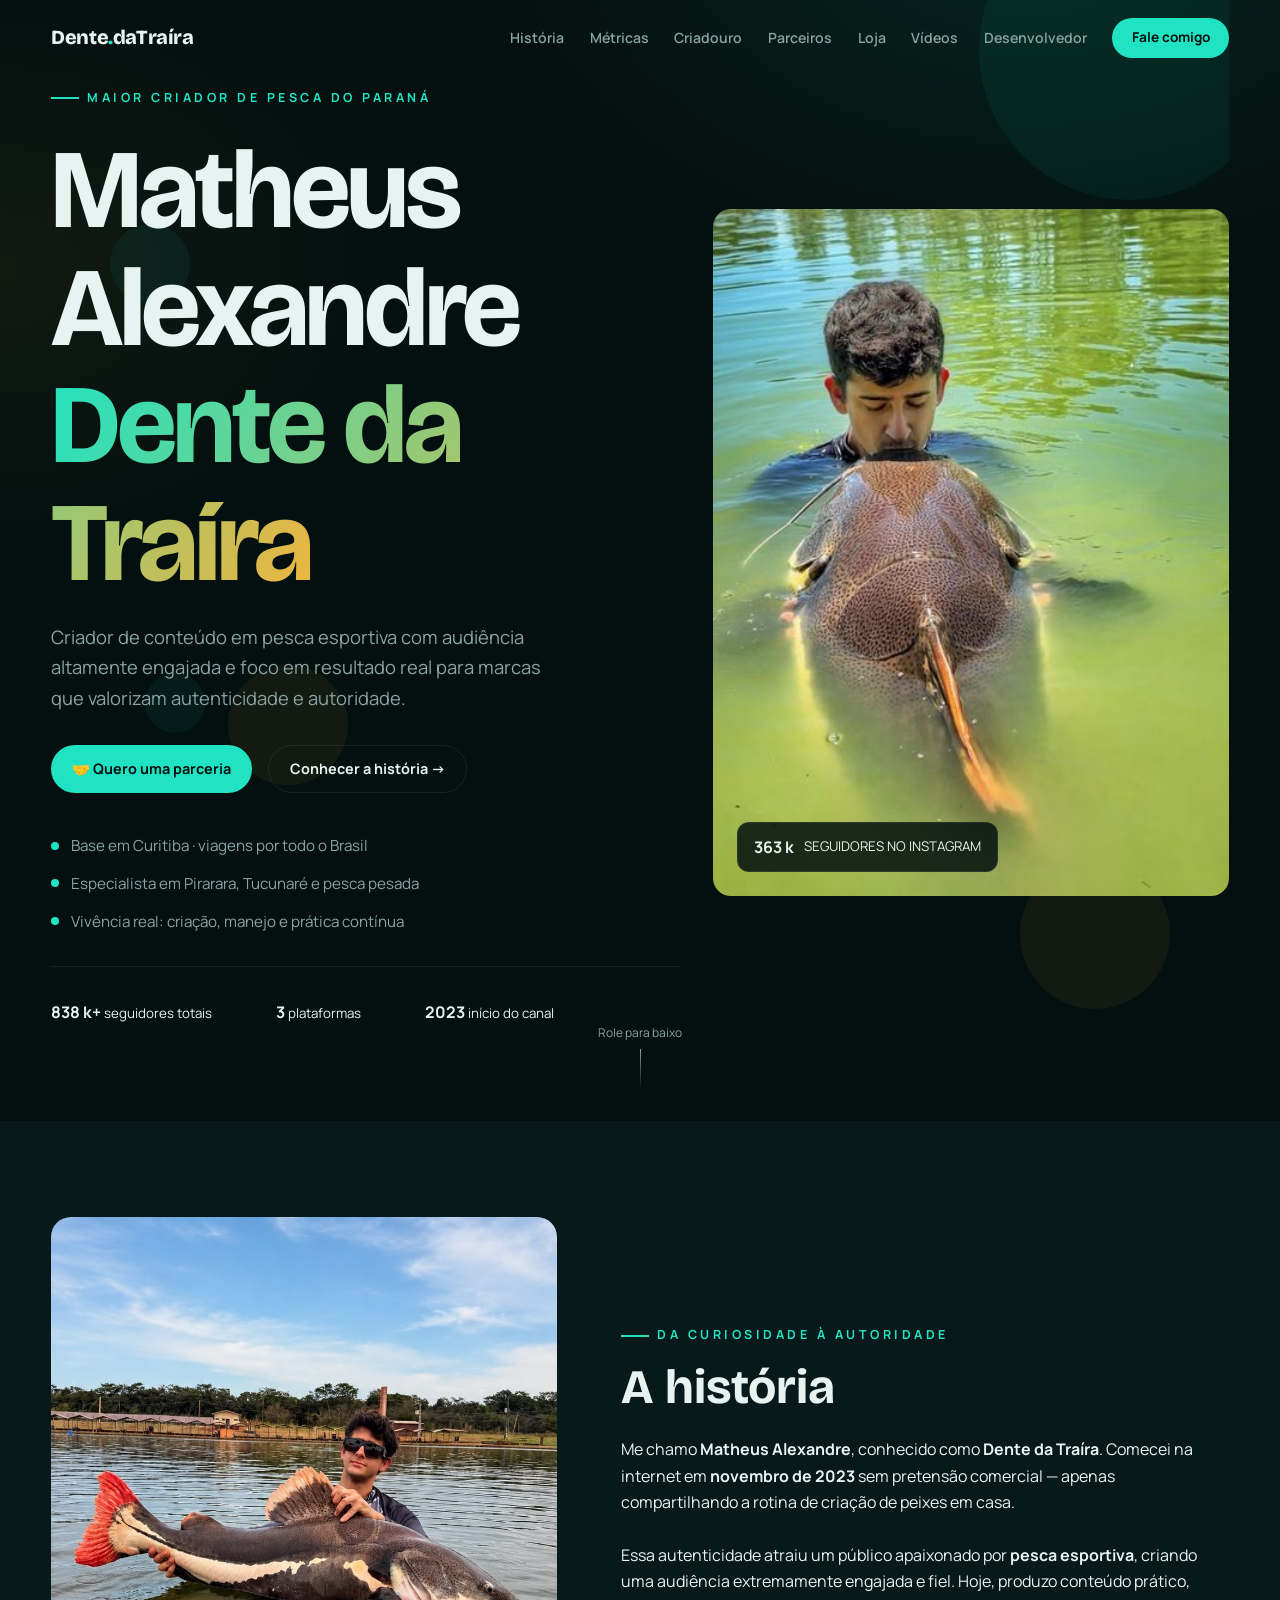
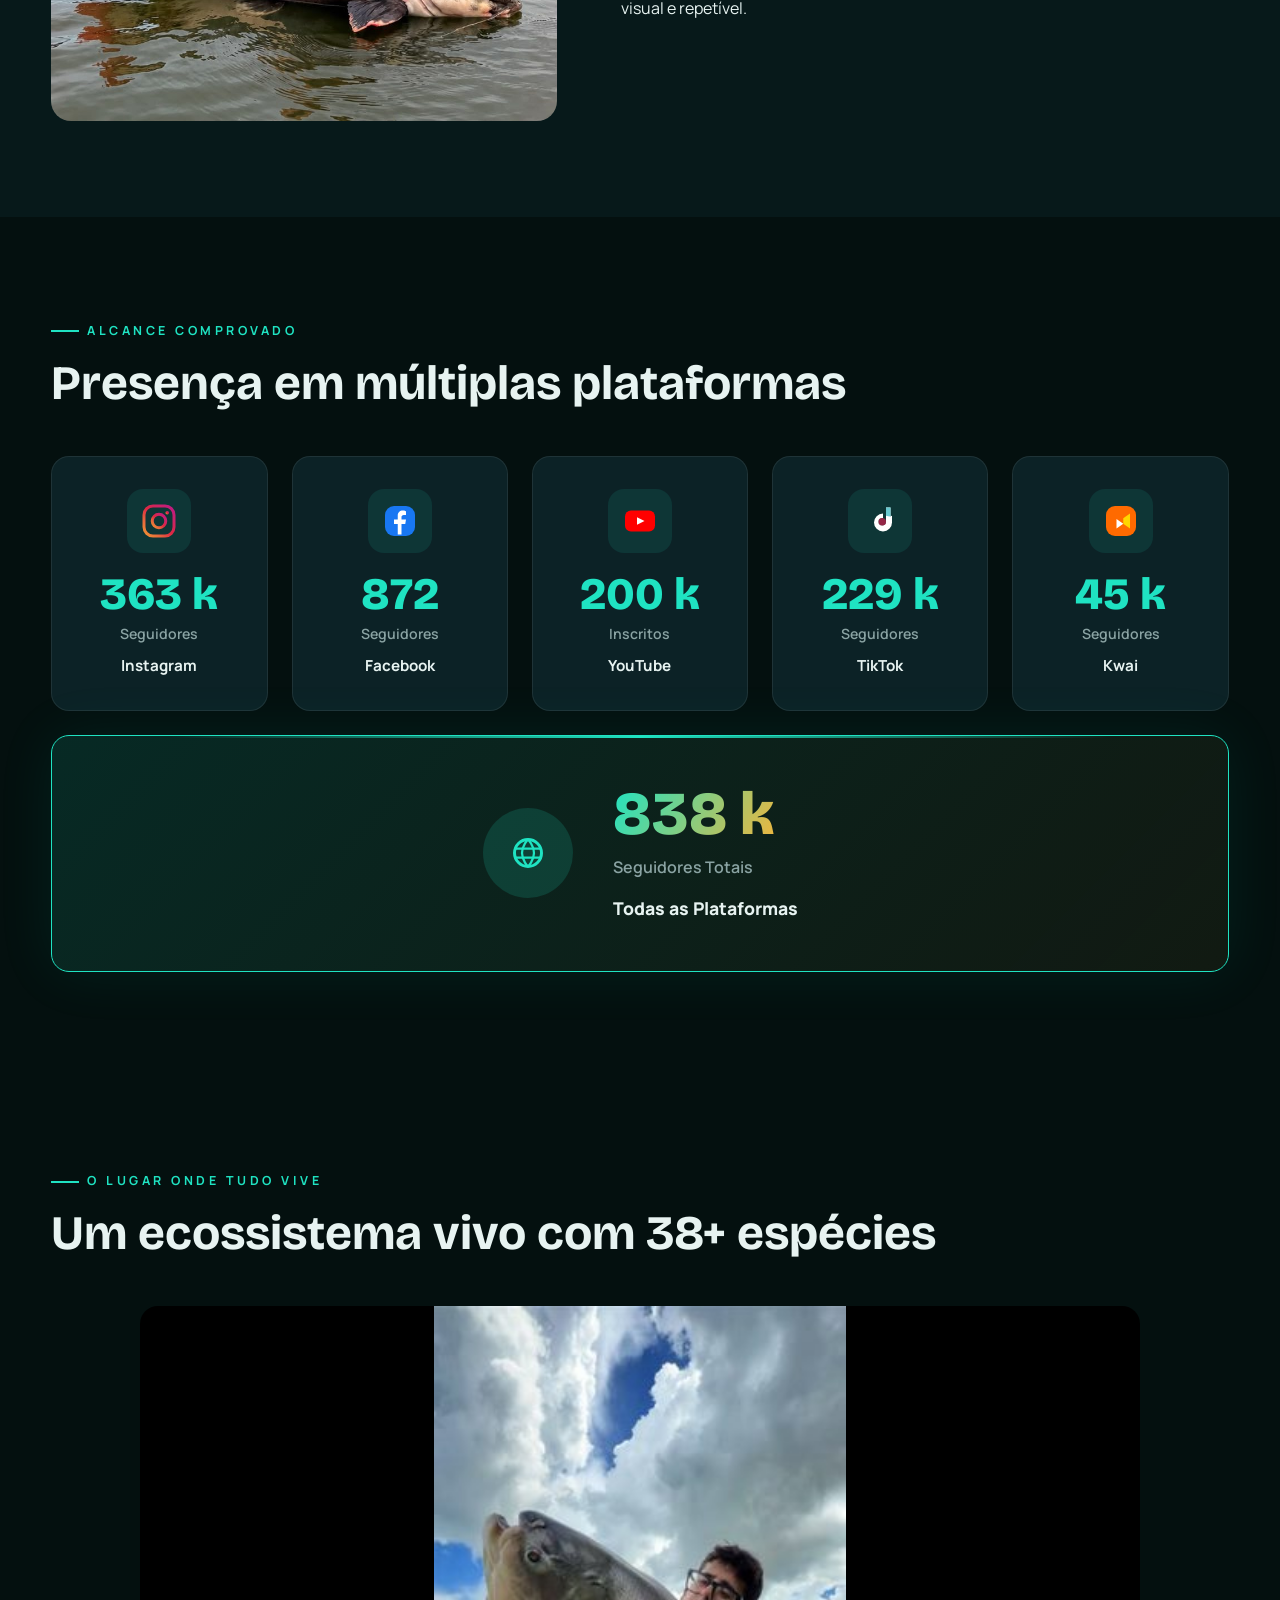
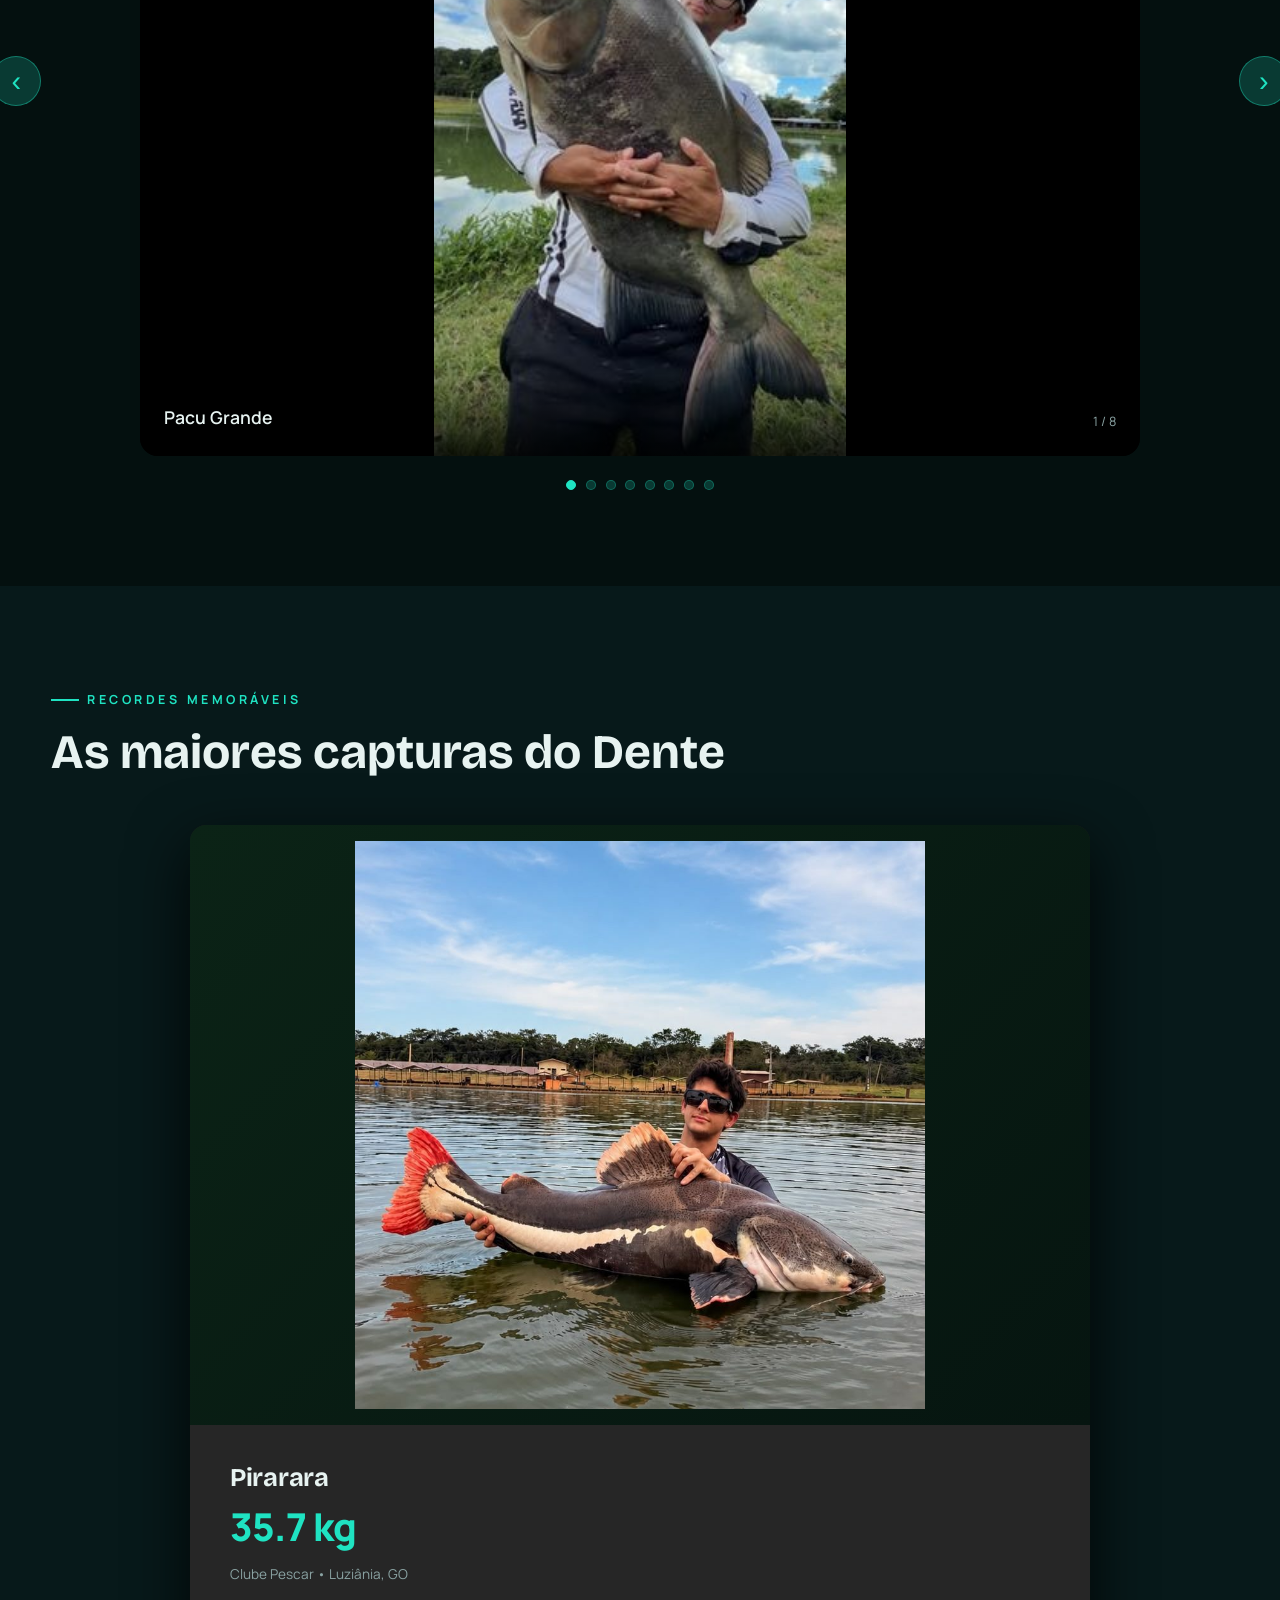
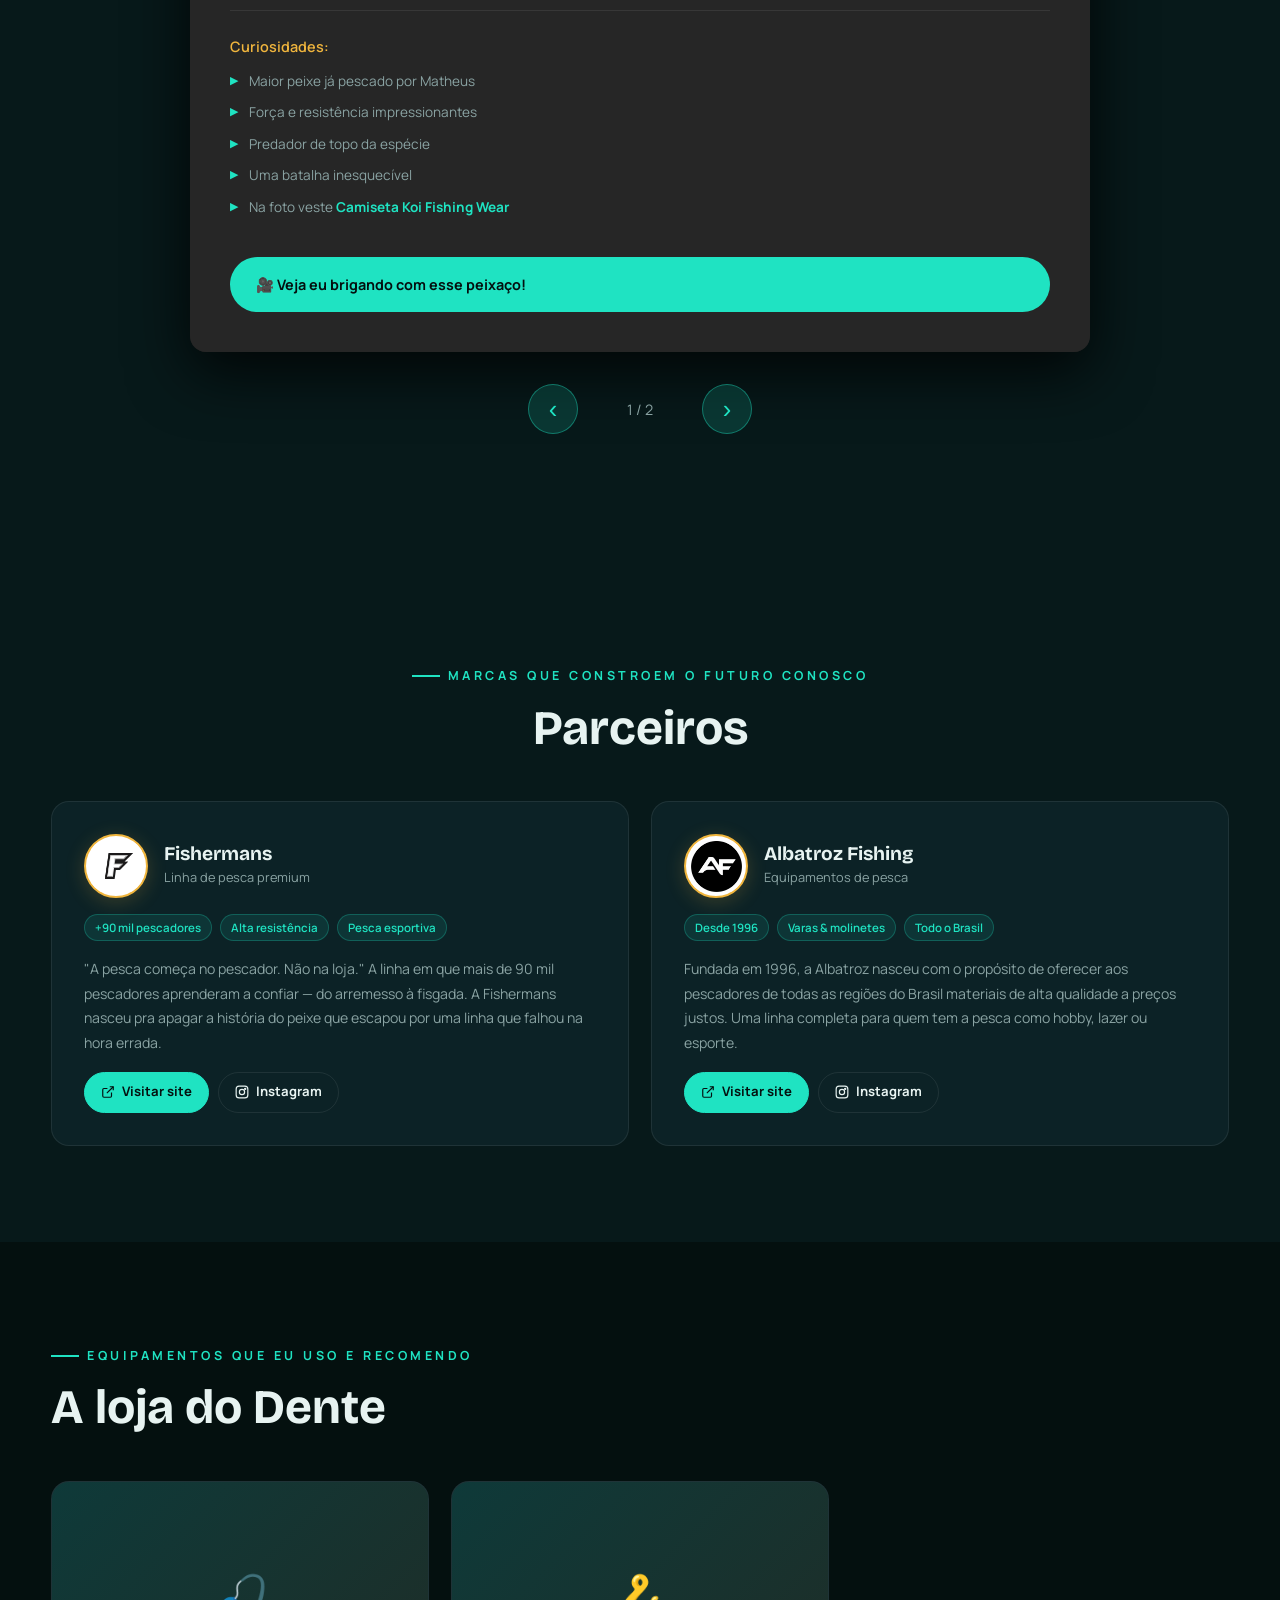
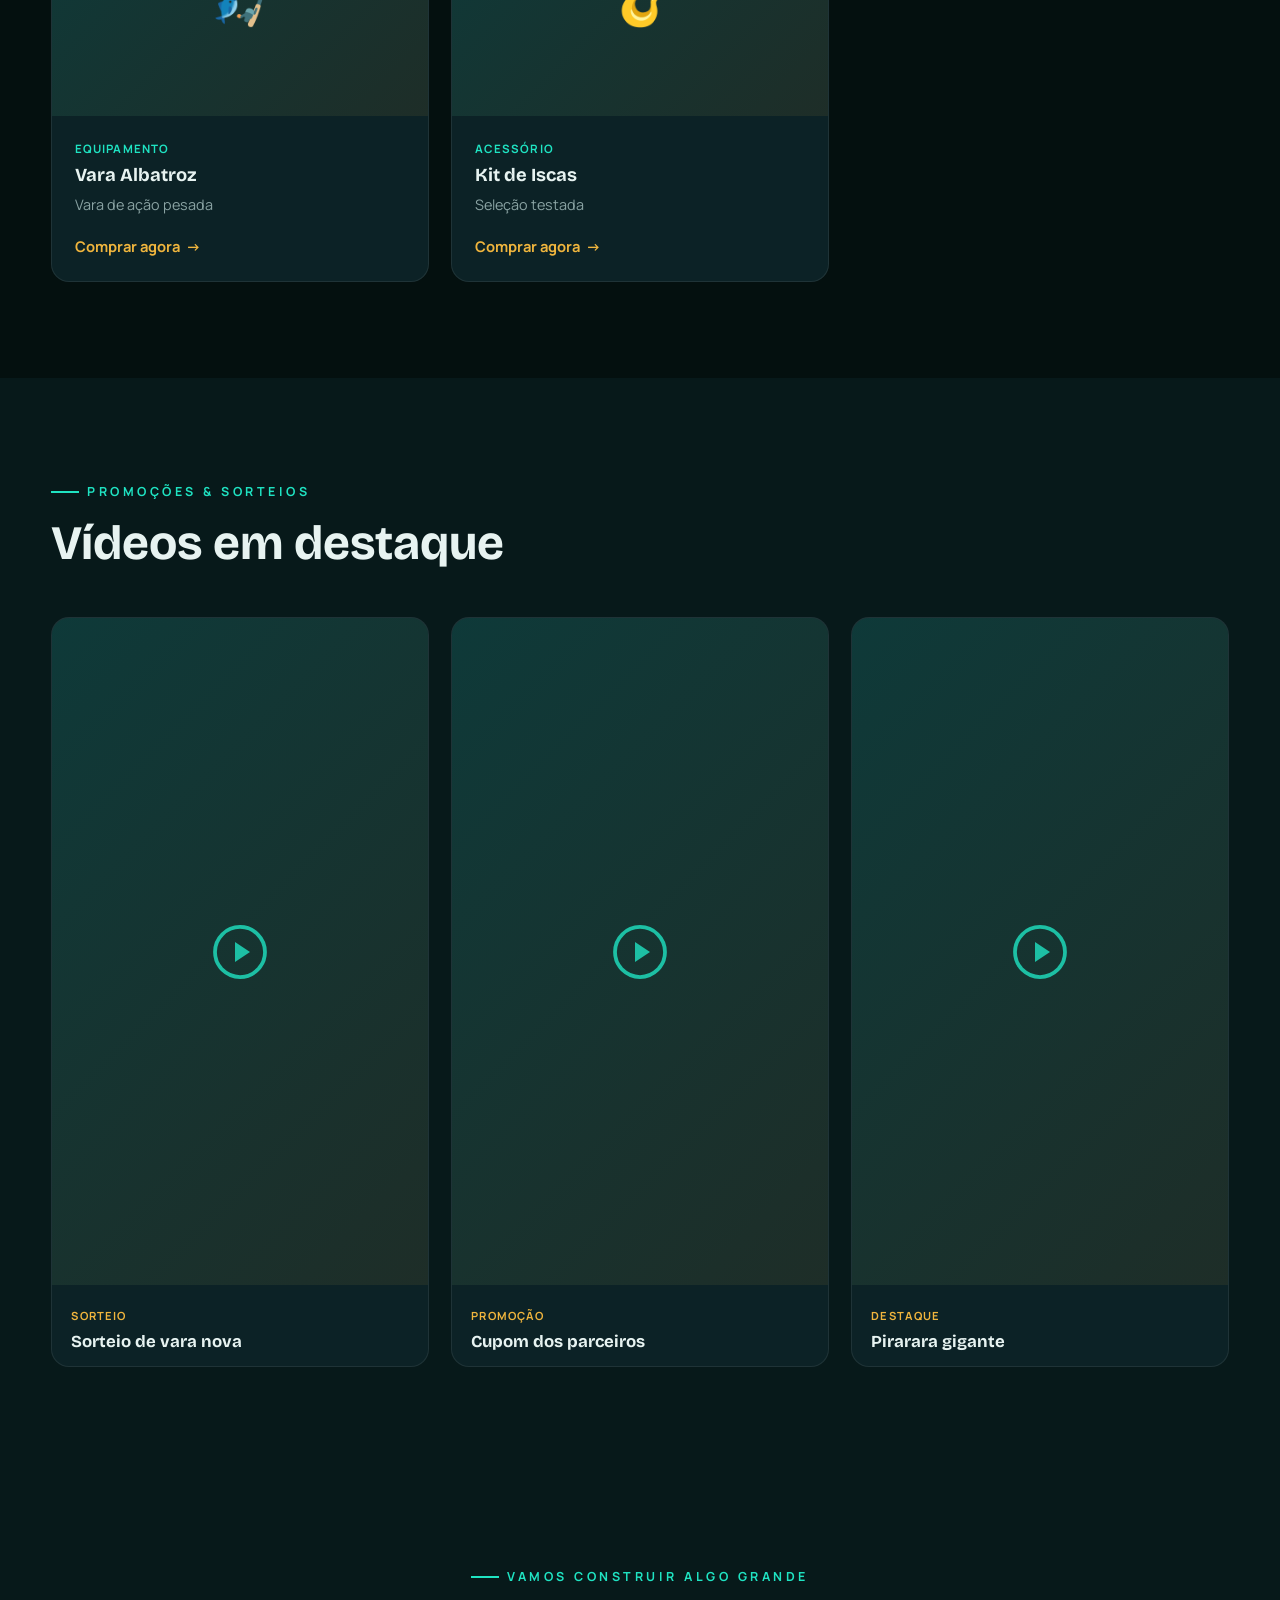
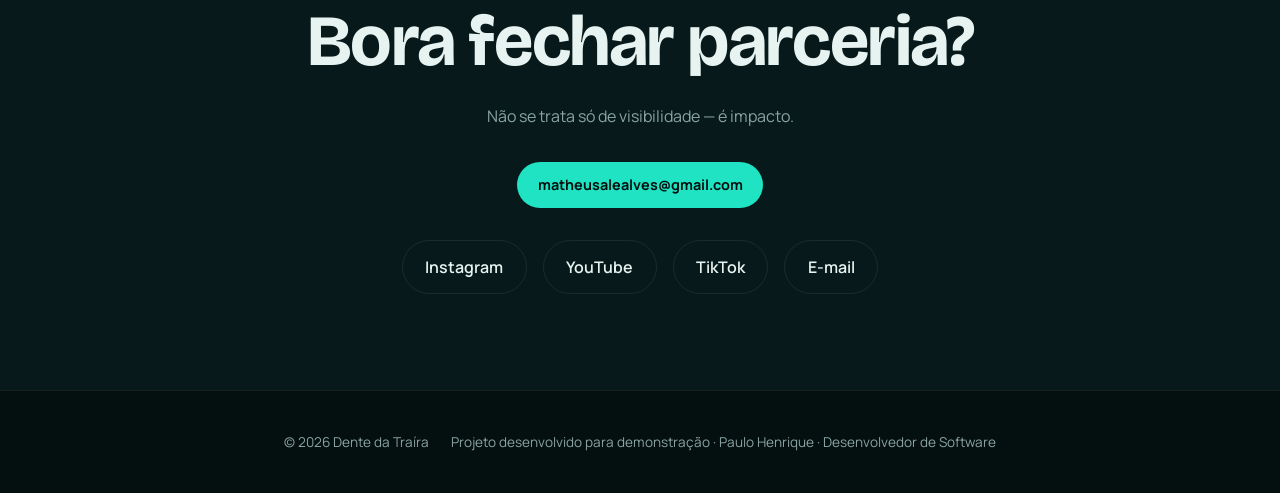
<file: index.html>
<!DOCTYPE html>
<html lang="pt-BR">
<head>
  <meta charset="UTF-8" />
  <meta name="viewport" content="width=device-width, initial-scale=1.0" />
  <title>Dente da Traíra · Matheus Alexandre — Pesca Esportiva</title>
  <meta name="description" content="Mídia kit do Dente da Traíra, criador de conteúdo de pesca esportiva. Versão de demonstração do portfólio de Paulo Henrique." />
  <!-- Demonstração: não indexar, para não competir com o site oficial no Google -->
  <meta name="robots" content="noindex, nofollow" />

  <!-- 🔤 Fontes do Google -->
  <link rel="preconnect" href="https://fonts.googleapis.com" />
  <link rel="preconnect" href="https://fonts.gstatic.com" crossorigin />
  <link href="https://fonts.googleapis.com/css2?family=Bricolage+Grotesque:opsz,wght@12..96,400..800&family=Manrope:wght@400;500;600;700&display=swap" rel="stylesheet" />

  <!-- 🎨 CSS do site -->
  <link rel="stylesheet" href="style.css" />
</head>
<body>

  <!-- 🌊 Fundo animado -->
  <div class="ocean"></div>

  <!-- ==========================================
       📍 HEADER - Barra de navegação fixa
       ========================================== -->
  <header id="topo">
    <div class="bar wrap">
      <a href="#topo" class="logo">Dente<span>.</span>daTraíra</a>
      <nav class="menu" id="menu">
        <a href="#sobre">História</a>
        <a href="#metricas">Métricas</a>
        <a href="#criadouro">Criadouro</a>
        <a href="#parceiros">Parceiros</a>
        <a href="#loja">Loja</a>
        <a href="#videos">Vídeos</a>
        <a href="#" onclick="abrirDevSection(event)">Desenvolvedor</a>
        <a href="#contato" class="btn">Fale comigo</a>
        
      </nav>
      <button class="burger" id="burger" aria-label="Abrir menu">
        <span></span><span></span><span></span>
      </button>
    </div>
  </header>

  <!-- ==========================================
       🎯 HERO - Seção principal (MELHORADO)
       ========================================== -->
  <section class="hero wrap" id="inicio">

    <!-- 🌊 Partículas decorativas de fundo (bolinhas flutuantes) -->
    <div class="hero-particles" aria-hidden="true">
      <span></span><span></span><span></span>
      <span></span><span></span><span></span>
    </div>

    <div class="hero-grid">

      <!-- 📝 COLUNA ESQUERDA: texto, título, botões -->
      <div class="hero-content">

        <!-- 🏷️ Kicker: tag pequena acima do título -->
        <span class="kicker reveal">Maior criador de pesca do Paraná</span>

        <!-- 📌 Título principal -->
        <h1 class="reveal">
          Matheus<br>
          Alexandre<br>
          <span class="grad">Dente da Traíra</span>
        </h1>

        <!-- 📄 Parágrafo de descrição -->
        <p class="lead reveal">
          Criador de conteúdo em pesca esportiva com audiência altamente engajada
          e foco em resultado real para marcas que valorizam autenticidade e autoridade.
        </p>

        <!-- 🔘 Botões de ação -->
        <div class="cta-row reveal">
          <a href="#contato" class="btn">🤝 Quero uma parceria</a>
          <a href="#sobre" class="btn ghost">Conhecer a história →</a>
        </div>

        <!-- ✅ Bullets de diferenciais -->
        <ul class="hero-points reveal">
          <li>Base em Curitiba · viagens por todo o Brasil</li>
          <li>Especialista em Pirarara, Tucunaré e pesca pesada</li>
          <li>Vivência real: criação, manejo e prática contínua</li>
        </ul>

        <!-- 📊 Mini métricas rápidas abaixo dos bullets -->
        <div class="hero-mini-stats reveal">
          <div class="mini-stat">
            <b id="hero-total">1,4 M+</b>
            <small>seguidores totais</small>
          </div>
          <div class="mini-stat-sep"></div>
          <div class="mini-stat">
            <b>3</b>
            <small>plataformas</small>
          </div>
          <div class="mini-stat-sep"></div>
          <div class="mini-stat">
            <b>2023</b>
            <small>início do canal</small>
          </div>
        </div>

      </div>

      <!-- 🖼️ COLUNA DIREITA: foto + badge flutuante -->
      <div class="hero-photo reveal">

        <!-- Foto do Matheus -->
        <img src="assets/perfil.jpg" alt="Matheus Alexandre — Dente da Traíra" />

        <!-- 🏅 Badge de seguidores (canto inferior esquerdo) -->
        <div class="float-badge">
          <b id="hero-badge-num">363 mil</b>
          <small>SEGUIDORES NO INSTAGRAM</small>
        </div>

        <!-- 🟢 Indicador de canal ativo (canto superior direito) -->
        <div class="live-dot" aria-label="Canal ativo">
          <span class="pulse"></span>
          Canal ativo
        </div>

      </div>
    </div>

    <!-- ⬇️ Indicador de scroll (some ao rolar) -->
    <div class="scroll-hint" id="scrollHint" aria-hidden="true">
      <span>Role para baixo</span>
      <div class="arrow-down"></div>
    </div>

  </section>

  <!-- ==========================================
       📖 SOBRE - História
       ========================================== -->
  <section id="sobre" class="alt">
    <div class="wrap about-grid">
      <div>
        <img src="assets/peixegrande.jpg" alt="Pirarara" style="width:100%;height:100%;object-fit:cover;border-radius:20px;" />
      </div>
      <div class="reveal">
        <span class="kicker">Da curiosidade à autoridade</span>
        <h2 style="font-size:clamp(2rem,4.5vw,3rem);margin-bottom:1.5rem;">A história</h2>
        <p>Me chamo <strong>Matheus Alexandre</strong>, conhecido como <strong>Dente da Traíra</strong>. Comecei na internet em <strong>novembro de 2023</strong> sem pretensão comercial — apenas compartilhando a rotina de criação de peixes em casa.</p>
        <br>
        <p>Essa autenticidade atraiu um público apaixonado por <strong>pesca esportiva</strong>, criando uma audiência extremamente engajada e fiel. Hoje, produzo conteúdo prático, visual e repetível.</p>
      </div>
    </div>
  </section>

  <!-- ==========================================
       📊 MÉTRICAS - Instagram, YouTube, TikTok
       ========================================== -->
  <section id="metricas">
    <div class="wrap">
      <div class="section-head reveal">
        <span class="kicker">Alcance comprovado</span>
        <h2>Presença em múltiplas plataformas</h2>
      </div>
      <!-- Cards preenchidos pelo script.js -->
      <div class="metrics-grid" id="metrics-container"></div>
    </div>
  </section>

  <!-- ==========================================
       🐠 CRIADOURO - Carrossel de fotos
       ========================================== -->
  <section id="criadouro">
    <div class="wrap">
      <div class="section-head reveal">
        <span class="kicker">O lugar onde tudo vive</span>
        <h2>Um ecossistema vivo com 38+ espécies</h2>
      </div>
      <div class="carrossel-container">
        <button class="carrossel-btn prev" id="btnPrev" onclick="mudarFoto(-1)">‹</button>
        <div class="carrossel-main">
          <img id="carrosselImg" src="assets/pacugrande.jpg" alt="Ecossistema" class="reveal" />
          <div class="carrossel-info">
            <span class="carrossel-titulo" id="carrosselTitulo">Pacu Grande</span>
            <span class="carrossel-contador"><span id="contadorAtual">1</span> / <span id="contadorTotal">8</span></span>
          </div>
        </div>
        <button class="carrossel-btn next" id="btnNext" onclick="mudarFoto(1)">›</button>
      </div>
      <div class="carrossel-dots" id="carrosselDots"></div>
    </div>
  </section>

  <!-- ==========================================
       🏆 MAIORES CAPTURAS
       ========================================== -->
  <section id="maiores-capturas">
    <div class="wrap">
      <div class="section-head reveal">
        <span class="kicker">Recordes memoráveis</span>
        <h2>As maiores capturas do Dente</h2>
      </div>
      
      <div class="recordes-carrossel">
        
        <!-- CARD 1 - PIRARARA -->
        <div class="recordes-card" id="recordes-card-1">
          <img src="assets/peixegrande.jpg" alt="Pirarara 35.7kg" class="recordes-image" />
          
          <div class="recordes-content">
            <div class="recordes-peixe">
              <h3 class="recordes-peixe-nome">Pirarara</h3>
              <div class="recordes-peixe-peso">35.7 kg</div>
              <p class="recordes-peixe-local">Clube Pescar • Luziânia, GO</p>

              <p class="recordes-curiosidades-titulo">Curiosidades:</p>
              <ul class="recordes-curiosidades-lista">
                <li>Maior peixe já pescado por Matheus</li>
                <li>Força e resistência impressionantes</li>
                <li>Predador de topo da espécie</li>
                <li>Uma batalha inesquecível</li>
                <li>Na foto veste <strong>Camiseta Koi Fishing Wear</strong></li>
              </ul>

              <a href="https://www.instagram.com/reel/DYqNGCDxWVQ/" target="_blank" rel="noopener" class="recordes-btn reveal">
                🎥 Veja eu brigando com esse peixaço!
              </a>
            </div>
          </div>
        </div>

        
        <!-- CARD 2 - TAMBACU -->
        <div class="recordes-card" id="recordes-card-2" style="display:none;">
          <a href="https://www.instagram.com/p/DUmBwkiEd5Y/?img_index=1" target="_blank" rel="noopener" style="display:block; text-decoration:none;">
            <img src="assets/009.jpg" alt="Tambacu 35.5kg" class="recordes-image" style="cursor:pointer; transition:.3s;" />
          </a>
          
          <div class="recordes-content">
            <div class="recordes-peixe">
              <h3 class="recordes-peixe-nome">Tambacu</h3>
              <div class="recordes-peixe-peso">35.5 kg</div>
              <p class="recordes-peixe-local">Pesqueiro Taquari • São Roque, SP</p>

              <p class="recordes-curiosidades-titulo">Curiosidades:</p>
              <ul class="recordes-curiosidades-lista">
                <li>Híbrido de Tambaqui e Pacu com força extraordinária</li>
                <li>Excelente predador e lutador na água</li>
                <li>Dentadura potente e resistência incomparável</li>
                <li>Captura espetacular no Pesqueiro Taquari</li>
                <li>Segunda maior captura documentada por <strong>Matheus</strong></li>
              </ul>

              <a href="https://www.instagram.com/p/DUmBwkiEd5Y/?img_index=1" target="_blank" rel="noopener" class="recordes-btn reveal">
                📸 Veja essa captura espetacular!
              </a>
            </div>
          </div>
        </div>

        <!-- NAVEGAÇÃO -->
        <div class="recordes-nav reveal">
          <button class="recordes-nav-btn" onclick="mudarRecordes(-1)">‹</button>
          <div class="recordes-nav-counter">
            <span id="recordesAtual">1</span> / <span id="recordesTotal">2</span>
          </div>
          <button class="recordes-nav-btn" onclick="mudarRecordes(1)">›</button>
        </div>
      </div>
    </div>
  </section>

  

  <!-- ==========================================
       🤝 PARCEIROS - Patrocinadores
       ========================================== -->
  <section id="parceiros" class="alt">
    <div class="wrap">
      <div class="section-head reveal" style="margin-inline:auto;text-align:center;">
        <span class="kicker" style="justify-content:center;">Marcas que constroem o futuro conosco</span>
        <h2>Parceiros</h2>
      </div>
      <!-- Preenchido pelo script.js -->
      <div class="sponsors" id="lista-patrocinadores"></div>
    </div>
  </section>

  <!-- ==========================================
       🛍️ LOJA - Afiliados
       ========================================== -->
  <section id="loja">
    <div class="wrap">
      <div class="section-head reveal">
        <span class="kicker">Equipamentos que eu uso e recomendo</span>
        <h2>A loja do Dente</h2>
      </div>
      <!-- Preenchido pelo script.js -->
      <div class="affiliates" id="lista-afiliados"></div>
    </div>
  </section>

  <!-- ==========================================
       🎬 VÍDEOS - Instagram Embeds
       ========================================== -->
  <section id="videos" class="alt">
    <div class="wrap">
      <div class="section-head reveal">
        <span class="kicker">Promoções & Sorteios</span>
        <h2>Vídeos em destaque</h2>
      </div>
      <!-- Preenchido pelo script.js -->
      <div class="videos" id="lista-videos"></div>
    </div>
  </section>

  <!-- ==========================================
       📞 CONTATO - CTA Final
       ========================================== -->
  <section id="contato" class="alt">
    <div class="wrap contact">
      <span class="kicker reveal" style="justify-content:center;">Vamos construir algo grande</span>
      <h2 class="big reveal">Bora fechar parceria?</h2>
      <p class="reveal" style="color:var(--muted);max-width:50ch;margin:0 auto;">Não se trata só de visibilidade — é impacto.</p>
      <div class="reveal" style="margin-top:2rem;">
        <a href="mailto:matheusalealves@gmail.com" class="btn">matheusalealves@gmail.com</a>
      </div>
      <div class="socials reveal">
        <a href="https://www.instagram.com/dentedatraira/" target="_blank">Instagram</a>
        <a href="https://www.youtube.com/@dentedatraira" target="_blank">YouTube</a>
        <a href="https://www.tiktok.com/@dentedatraira" target="_blank">TikTok</a>
        <a href="mailto:matheusalealves@gmail.com">E-mail</a>
      </div>
    </div>
  </section>

  <!-- ==========================================
       🏗️ DESENVOLVIDO POR — abre só ao clicar no menu
       ========================================== -->
  <div id="devModal" class="dev-modal" aria-hidden="true">
    <div class="dev-modal-overlay" onclick="fecharDevSection()"></div>
    <div class="dev-modal-panel">
      <button class="dev-modal-close" onclick="fecharDevSection()" aria-label="Fechar">✕</button>
      <div class="dev-modal-body">
        <div class="dev-logo-big" aria-hidden="true" style="display:grid;place-items:center;font-size:2rem;font-weight:800;color:var(--aqua);">PH</div>
        <div class="dev-info">
          <span class="kicker" style="justify-content:center;">Projeto de demonstração</span>
          <h2>Paulo Henrique</h2>
          <p>Desenvolvedor de Software. Este site foi criado para um criador de conteúdo real e está publicado aqui como demonstração, com autorização.</p>
          <p style="margin-top:.8rem;">Gostou? Fale com Paulo Henrique, desenvolvedor deste site, para criar um sob medida para o seu negócio!</p>
        </div>
        <div class="dev-contact">
          <a href="https://paulohenrique-dev.vercel.app/#contato" target="_blank" rel="noopener noreferrer">💬 Falar com o desenvolvedor</a>
        </div>
      </div>
    </div>
  </div>

  <!-- 🔗 FOOTER -->
  <footer>
    <div class="wrap footer-inner">
      <div class="footer-main">
        <span class="footer-copy">© <span id="ano"></span> Dente da Traíra</span>
        <span class="footer-sep">·</span>
        <span class="footer-dev-label">Projeto desenvolvido para demonstração · Paulo Henrique · Desenvolvedor de Software</span>
      </div>
    </div>
  </footer>

 
  <script src="script.js?v=2"></script>

</body>
</html>
</file>
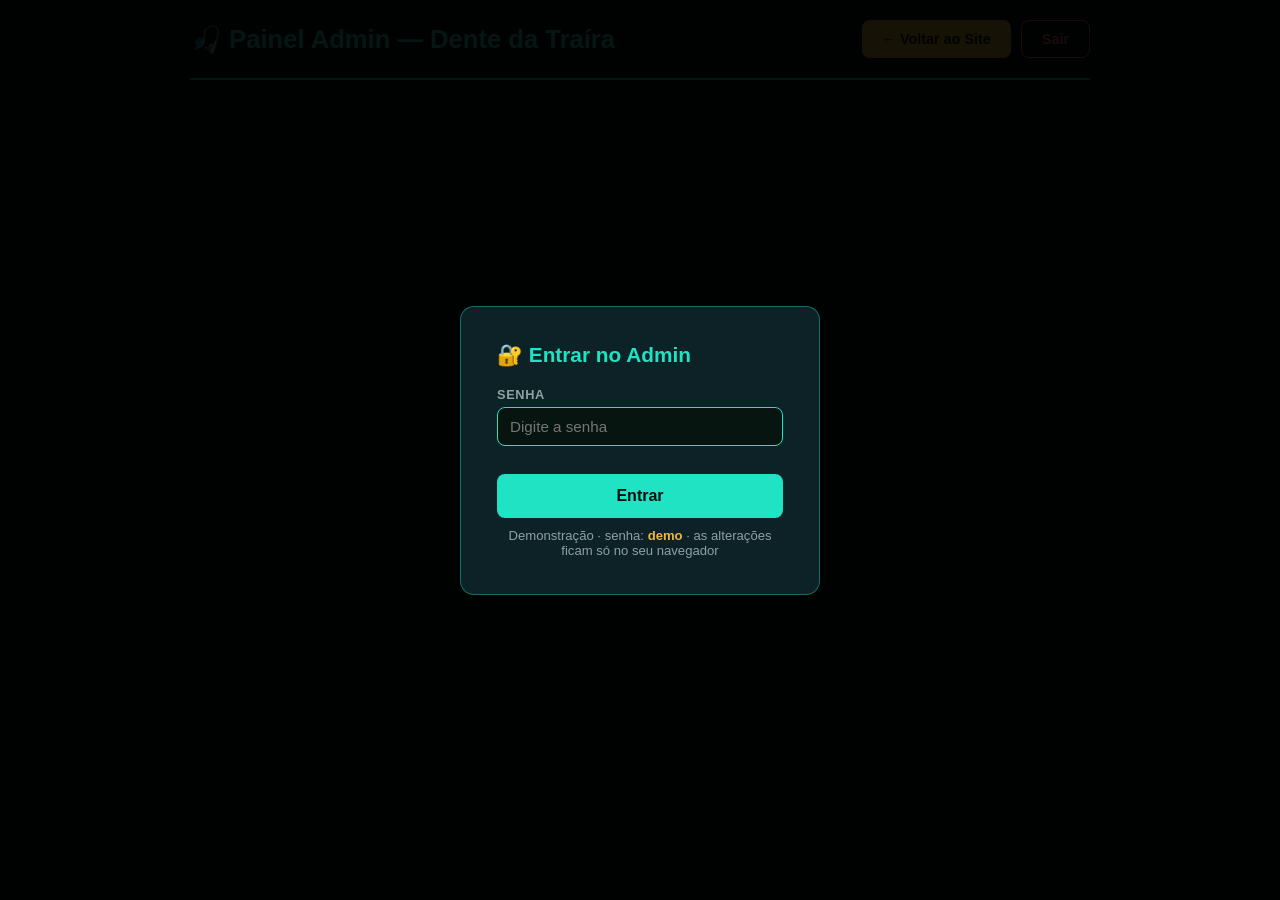
<file: admin/admin.html>
<!DOCTYPE html>
<html lang="pt-BR">
<head>
  <meta charset="UTF-8">
  <meta name="viewport" content="width=device-width, initial-scale=1.0">
  <title>Admin · Dente da Traíra</title>
  <meta name="robots" content="noindex, nofollow">
  <style>
    *{margin:0;padding:0;box-sizing:border-box;}
    body{font-family:'Segoe UI',sans-serif;background:#04100f;color:#e7f3f1;padding:20px;min-height:100vh;cursor:default;}
    .container{max-width:900px;margin:0 auto;}
    header{display:flex;justify-content:space-between;align-items:center;margin-bottom:36px;border-bottom:2px solid #1fe3c2;padding-bottom:20px;flex-wrap:wrap;gap:12px;}
    h1{font-size:1.6rem;color:#1fe3c2;font-weight:700;}
    .header-btns{display:flex;gap:10px;}
    .btn-voltar{background:#f0b53d;color:#04100f;border:none;padding:10px 20px;border-radius:8px;cursor:pointer;font-weight:700;text-decoration:none;display:inline-flex;align-items:center;gap:6px;transition:.2s;font-size:.9rem;}
    .btn-voltar:hover{background:#e0a32d;transform:translateY(-2px);}
    .btn-logout{background:transparent;color:#ff6b6b;border:1px solid #ff6b6b;padding:10px 20px;border-radius:8px;cursor:pointer;font-weight:700;transition:.2s;font-size:.9rem;}
    .btn-logout:hover{background:rgba(255,107,107,.1);transform:translateY(-2px);}
    .card{background:#0c2226;border:1px solid rgba(31,227,194,.25);border-radius:14px;padding:28px;margin-bottom:20px;}
    .card h2{color:#1fe3c2;margin-bottom:18px;font-size:1.15rem;font-weight:700;}
    .info{background:rgba(31,227,194,.08);border-left:3px solid #1fe3c2;padding:10px 14px;margin-bottom:18px;border-radius:0 6px 6px 0;font-size:.85rem;color:#8aa3a3;}
    .rede-box{background:#07191a;border:1px solid rgba(255,255,255,.06);border-radius:10px;padding:16px;margin-bottom:12px;}
    .rede-box h3{color:#e7f3f1;margin-bottom:12px;font-size:.95rem;font-weight:600;display:flex;align-items:center;gap:8px;}
    .row{display:grid;grid-template-columns:1fr 1fr;gap:14px;margin-bottom:4px;}
    label{display:block;margin-bottom:5px;font-weight:600;color:#8aa3a3;font-size:.8rem;text-transform:uppercase;letter-spacing:.05em;}
    input, select{width:100%;padding:10px 12px;background:#04100f;border:1px solid rgba(31,227,194,.3);color:#e7f3f1;border-radius:8px;font-size:.95rem;transition:.2s;cursor:text;font-family:'Segoe UI',sans-serif;}
    select{cursor:pointer;}
    input:focus, select:focus{outline:none;border-color:#1fe3c2;background:#071510;}
    .btn-salvar{width:100%;padding:13px;background:#1fe3c2;color:#04100f;border:none;border-radius:8px;font-weight:700;font-size:1rem;cursor:pointer;transition:.2s;margin-top:12px;}
    .btn-salvar:hover{background:#0dd5b6;transform:translateY(-2px);}
    .btn-add{width:100%;padding:11px;background:transparent;border:1px dashed rgba(31,227,194,.4);color:#1fe3c2;border-radius:8px;font-size:.9rem;cursor:pointer;font-family:'Segoe UI',sans-serif;transition:.2s;margin-top:4px;}
    .btn-add:hover{background:rgba(31,227,194,.08);border-color:#1fe3c2;}
    .btn-remover{padding:9px 14px;background:transparent;border:1px solid rgba(255,100,100,.3);color:#ff6b6b;border-radius:8px;cursor:pointer;font-size:.85rem;white-space:nowrap;transition:.2s;font-family:'Segoe UI',sans-serif;}
    .btn-remover:hover{background:rgba(255,107,107,.1);}
    .sucesso{background:rgba(31,227,194,.15);border:1px solid #1fe3c2;color:#1fe3c2;padding:12px 16px;border-radius:8px;font-weight:600;margin-bottom:16px;display:none;font-size:.9rem;}
    .sucesso.show{display:block;}
    .modal{display:none;position:fixed;inset:0;background:rgba(0,0,0,.9);align-items:center;justify-content:center;z-index:100;}
    .modal.show{display:flex;}
    .modal-box{background:#0c2226;padding:36px;border-radius:14px;border:1px solid rgba(31,227,194,.4);max-width:360px;width:90%;}
    .modal-box h2{color:#1fe3c2;margin-bottom:6px;font-size:1.3rem;}
    .modal-box p{color:#8aa3a3;font-size:.82rem;margin-top:10px;text-align:center;}
    .modal-box p strong{color:#f0b53d;}
    .total-preview{background:#07191a;border:1px solid rgba(31,227,194,.2);border-radius:8px;padding:12px 16px;margin-top:14px;display:flex;justify-content:space-between;align-items:center;}
    .total-preview span{font-size:.8rem;color:#8aa3a3;}
    .total-preview strong{font-size:1.2rem;color:#1fe3c2;font-weight:700;}
    .video-item{background:#07191a;border:1px solid rgba(255,255,255,.06);border-radius:10px;padding:14px;margin-bottom:10px;display:grid;grid-template-columns:1fr 1fr auto;gap:10px;align-items:end;}
    .video-item input, .video-item select{width:100%;padding:9px 12px;background:#04100f;border:1px solid rgba(31,227,194,.3);color:#e7f3f1;border-radius:8px;font-size:.88rem;transition:.2s;cursor:text;}
    .video-item select{cursor:pointer;}
    .video-item input:focus, .video-item select:focus{outline:none;border-color:#1fe3c2;}
    @media(max-width:680px){.row{grid-template-columns:1fr;}.video-item{grid-template-columns:1fr;}}
  </style>
</head>
<body>
<div class="container">

  <header>
    <h1>🎣 Painel Admin — Dente da Traíra</h1>
    <div class="header-btns">
      <a href="../index.html" class="btn-voltar">← Voltar ao Site</a>
      <button class="btn-logout" onclick="logout()">Sair</button>
    </div>
  </header>

  <!-- MODAL LOGIN -->
  <div class="modal show" id="modalLogin">
    <div class="modal-box">
      <h2>🔐 Entrar no Admin</h2>
      <div style="margin:20px 0 16px;">
        <label>Senha</label>
        <input type="password" id="senhaInput" placeholder="Digite a senha" autofocus />
      </div>
      <button class="btn-salvar" onclick="login()">Entrar</button>
      <p>Demonstração · senha: <strong>demo</strong> · as alterações ficam só no seu navegador</p>
    </div>
  </div>

  <!-- CONTEÚDO ADMIN -->
  <div id="conteudo" style="display:none;">

    <div class="card">
      <h2>📊 Métricas — Redes Sociais</h2>
      <div class="info">Edite os números e clique em Salvar. O site atualiza automaticamente.</div>
      <div class="sucesso" id="msg">✅ Salvo com sucesso! Abra o site para ver as alterações.</div>

      <div class="rede-box">
        <h3>📸 Instagram</h3>
        <div class="row">
          <div><label>Seguidores</label><input type="number" id="ig-num" value="363000" oninput="atualizarTotal()" /></div>
          <div><label>Link do perfil</label><input type="text" id="ig-link" value="https://www.instagram.com/dentedatraira/" /></div>
        </div>
      </div>

      <div class="rede-box">
        <h3>📘 Facebook</h3>
        <div class="row">
          <div><label>Seguidores</label><input type="number" id="fb-num" value="872" oninput="atualizarTotal()" /></div>
          <div><label>Link do perfil</label><input type="text" id="fb-link" value="https://www.facebook.com/dentedatraira" /></div>
        </div>
      </div>

      <div class="rede-box">
        <h3>📺 YouTube</h3>
        <div class="row">
          <div><label>Inscritos</label><input type="number" id="yt-num" value="200000" oninput="atualizarTotal()" /></div>
          <div><label>Link do canal</label><input type="text" id="yt-link" value="https://www.youtube.com/@dentedatraira" /></div>
        </div>
      </div>

      <div class="rede-box">
        <h3>🎵 TikTok</h3>
        <div class="row">
          <div><label>Seguidores</label><input type="number" id="tt-num" value="229000" oninput="atualizarTotal()" /></div>
          <div><label>Link do perfil</label><input type="text" id="tt-link" value="https://www.tiktok.com/@dentedatraira" /></div>
        </div>
      </div>

      <div class="rede-box">
        <h3>🟠 Kwai</h3>
        <div class="row">
          <div><label>Seguidores</label><input type="number" id="kw-num" value="45000" oninput="atualizarTotal()" /></div>
          <div><label>Link do perfil</label><input type="text" id="kw-link" value="https://www.kwai.com/@dentedatraira" /></div>
        </div>
      </div>

      <div class="total-preview">
        <span>Total que aparece no site:</span>
        <strong id="totalPreview">792.872</strong>
      </div>

      <button class="btn-salvar" onclick="salvarMetricas()">💾 Salvar todas as métricas</button>
    </div>

    <div class="card">
      <h2>🛍️ Loja — Produtos Afiliados</h2>
      <div class="info">Adicione quantos produtos quiser. Cole o link de afiliado e o visitante é redirecionado ao clicar em "Comprar agora".</div>
      <div class="sucesso" id="msg-loja">✅ Produtos salvos com sucesso!</div>
      <div id="loja-lista"></div>
      <button class="btn-add" onclick="adicionarProduto()">+ Adicionar produto</button>
      <button class="btn-salvar" onclick="salvarLoja()" style="margin-top:10px;">💾 Salvar produtos</button>
    </div>

    <div class="card">
      <h2>🎬 Vídeos em Destaque</h2>
      <div class="info">Cole o link do post ou reel do Instagram. O visitante clica no card e abre direto no Instagram.</div>
      <div class="sucesso" id="msg-videos">✅ Vídeos salvos com sucesso!</div>
      <div id="videos-lista"></div>
      <button class="btn-add" onclick="adicionarVideo()">+ Adicionar vídeo</button>
      <button class="btn-salvar" onclick="salvarVideos()" style="margin-top:10px;">💾 Salvar vídeos</button>
    </div>

    <div class="card">
      <h2>📸 Carrossel — Fotos do Ecossistema</h2>
      <div class="info">Adicione as fotos do seu criadouro. O site mostra uma por vez com navegação de setas e pontos.</div>
      <div class="sucesso" id="msg-carrossel">✅ Fotos salvas com sucesso!</div>
      <div id="carrossel-lista"></div>
      <button class="btn-add" onclick="adicionarFotoCarrossel()">+ Adicionar foto</button>
      <button class="btn-salvar" onclick="salvarCarrossel()" style="margin-top:10px;">💾 Salvar fotos</button>
    </div>

    <div class="card">
      <h2>🤝 Parceiros</h2>
      <div class="info">Em breve: adicionar e editar parceiros diretamente aqui.</div>
    </div>

  </div>
</div>

<script>
  // Demonstração: o painel só grava no navegador de quem usa (localStorage)
  const SENHA = 'demo';

  function fmt(n) {
    var num = parseInt(n) || 0;
    if (num >= 1000000) return (num/1000000).toFixed(1).replace('.',',') + ' M';
    if (num >= 1000)    return (num/1000).toFixed(0) + ' k';
    return num.toLocaleString('pt-BR');
  }

  function atualizarTotal() {
    var ig = parseInt(document.getElementById('ig-num').value) || 0;
    var fb = parseInt(document.getElementById('fb-num').value) || 0;
    var yt = parseInt(document.getElementById('yt-num').value) || 0;
    var tt = parseInt(document.getElementById('tt-num').value) || 0;
    var kw = parseInt(document.getElementById('kw-num').value) || 0;
    document.getElementById('totalPreview').textContent = fmt(ig + fb + yt + tt + kw);
  }

  function login() {
    var senhaDigitada = document.getElementById('senhaInput').value;
    if (senhaDigitada === SENHA) {
      localStorage.setItem('adminOk', '1');
      document.getElementById('modalLogin').classList.remove('show');
      document.getElementById('conteudo').style.display = 'block';
      carregarValores();
      carregarCarrosselAdmin();
      carregarLojaAdmin();
      carregarVideosAdmin();
    } else {
      alert('Senha incorreta!');
      document.getElementById('senhaInput').value = '';
      document.getElementById('senhaInput').focus();
    }
  }

  function logout() {
    localStorage.removeItem('adminOk');
    location.reload();
  }

  document.getElementById('senhaInput').addEventListener('keypress', function(e) {
    if (e.key === 'Enter') login();
  });

  window.addEventListener('load', function() {
    if (localStorage.getItem('adminOk') === '1') {
      document.getElementById('modalLogin').classList.remove('show');
      document.getElementById('conteudo').style.display = 'block';
      carregarValores();
      carregarCarrosselAdmin();
      carregarLojaAdmin();
      carregarVideosAdmin();
    }
  });

  function carregarValores() {
    var salvo = localStorage.getItem('redeSocial');
    if (!salvo) { atualizarTotal(); return; }
    var redes = JSON.parse(salvo);
    if (redes[0]) { document.getElementById('ig-num').value = redes[0].numero; if(redes[0].link) document.getElementById('ig-link').value = redes[0].link; }
    if (redes[1]) { document.getElementById('fb-num').value = redes[1].numero; if(redes[1].link) document.getElementById('fb-link').value = redes[1].link; }
    if (redes[2]) { document.getElementById('yt-num').value = redes[2].numero; if(redes[2].link) document.getElementById('yt-link').value = redes[2].link; }
    if (redes[3]) { document.getElementById('tt-num').value = redes[3].numero; if(redes[3].link) document.getElementById('tt-link').value = redes[3].link; }
    if (redes[4]) { document.getElementById('kw-num').value = redes[4].numero; if(redes[4].link) document.getElementById('kw-link').value = redes[4].link; }
    atualizarTotal();
  }

  function salvarMetricas() {
    var redes = [
      { plataforma: 'Instagram', numero: parseInt(document.getElementById('ig-num').value)||0, label: 'Seguidores', link: document.getElementById('ig-link').value },
      { plataforma: 'Facebook',  numero: parseInt(document.getElementById('fb-num').value)||0, label: 'Seguidores', link: document.getElementById('fb-link').value },
      { plataforma: 'YouTube',   numero: parseInt(document.getElementById('yt-num').value)||0, label: 'Inscritos',  link: document.getElementById('yt-link').value },
      { plataforma: 'TikTok',    numero: parseInt(document.getElementById('tt-num').value)||0, label: 'Seguidores', link: document.getElementById('tt-link').value },
      { plataforma: 'Kwai',      numero: parseInt(document.getElementById('kw-num').value)||0, label: 'Seguidores', link: document.getElementById('kw-link').value }
    ];
    localStorage.setItem('redeSocial', JSON.stringify(redes));
    var msg = document.getElementById('msg');
    msg.classList.add('show');
    setTimeout(function() { msg.classList.remove('show'); }, 3000);
  }

  // =============================================
  // 📸 CARROSSEL
  // =============================================
  function renderCarrosselAdmin(lista) {
    var container = document.getElementById('carrossel-lista');
    if (!lista || lista.length === 0) {
      container.innerHTML = '<p style="color:#5a8870;font-size:.85rem;padding:8px 0;">Nenhuma foto adicionada ainda.</p>';
      return;
    }
    container.innerHTML = lista.map(function(f, i) {
      return '<div class="video-item" id="ci-' + i + '" style="grid-template-columns:1fr 1fr auto">' +
        '<div><label>Título da foto</label><input type="text" id="ct-' + i + '" value="' + f.titulo + '" placeholder="Ex: Tanque 01" /></div>' +
        '<div><label>Caminho da imagem</label><input type="text" id="cs-' + i + '" value="' + f.src + '" placeholder="assets/foto.png" /></div>' +
        '<button class="btn-remover" onclick="removerFotoCarrossel(' + i + ')" style="align-self:end">✕ Remover</button>' +
      '</div>';
    }).join('');
  }

  function carregarCarrosselAdmin() {
    var salvo = localStorage.getItem('carrosselFotos');
    var lista = salvo ? JSON.parse(salvo) : [
      { src: 'assets/pacugrande.jpg', titulo: 'Pacu Grande' },
      { src: 'assets/peixegrande.jpg', titulo: 'Peixe Grande' },
      { src: 'assets/pacugrande.jpg', titulo: 'Tanque 01' },
      { src: 'assets/peixegrande.jpg', titulo: 'Tanque 02' },
      { src: 'assets/pacugrande.jpg', titulo: 'Tanque 03' },
      { src: 'assets/peixegrande.jpg', titulo: 'Tanque 04' },
      { src: 'assets/pacugrande.jpg', titulo: 'Tanque 05' },
      { src: 'assets/peixegrande.jpg', titulo: 'Tanque 06' }
    ];
    renderCarrosselAdmin(lista);
  }

  function adicionarFotoCarrossel() {
    var lista = coletarFotosCarrossel();
    lista.push({ src: 'assets/pacugrande.jpg', titulo: '' });
    renderCarrosselAdmin(lista);
  }

  function removerFotoCarrossel(i) {
    var lista = coletarFotosCarrossel();
    lista.splice(i, 1);
    renderCarrosselAdmin(lista);
  }

  function coletarFotosCarrossel() {
    var lista = [];
    var items = document.querySelectorAll('#carrossel-lista .video-item');
    items.forEach(function(_, i) {
      var titulo = document.getElementById('ct-' + i);
      var src    = document.getElementById('cs-' + i);
      if (titulo && src) {
        lista.push({ src: src.value, titulo: titulo.value });
      }
    });
    return lista;
  }

  function salvarCarrossel() {
    var lista = coletarFotosCarrossel();
    localStorage.setItem('carrosselFotos', JSON.stringify(lista));
    var msg = document.getElementById('msg-carrossel');
    msg.classList.add('show');
    setTimeout(function() { msg.classList.remove('show'); }, 3000);
  }

  // =============================================
  // 🛍️ LOJA
  // =============================================
  var CATEGORIAS = ['Vestuário','Equipamento','Acessório','Isca','Eletrônico','Outro'];
  var EMOJIS     = ['👕','🎣','🪝','🐟','📱','⭐'];

  function renderLojaAdmin(lista) {
    var container = document.getElementById('loja-lista');
    if (!lista || lista.length === 0) {
      container.innerHTML = '<p style="color:#5a8870;font-size:.85rem;padding:8px 0;">Nenhum produto adicionado ainda.</p>';
      return;
    }
    container.innerHTML = lista.map(function(p, i) {
      var catOpts = CATEGORIAS.map(function(c) {
        return '<option value="' + c + '"' + (p.tag === c ? ' selected' : '') + '>' + c + '</option>';
      }).join('');
      var emojiOpts = EMOJIS.map(function(e) {
        return '<option value="' + e + '"' + (p.emoji === e ? ' selected' : '') + '>' + e + '</option>';
      }).join('');
      return '<div class="video-item" id="pi-' + i + '" style="grid-template-columns:auto 1fr 1fr auto">' +
        '<div><label>Emoji</label><select id="pe-' + i + '" style="width:70px;text-align:center;">' + emojiOpts + '</select></div>' +
        '<div><label>Categoria</label><select id="pc-' + i + '">' + catOpts + '</select></div>' +
        '<div><label>Nome do produto</label><input type="text" id="pn-' + i + '" value="' + p.titulo + '" placeholder="Ex: Vara Albatroz Pro" /></div>' +
        '<div><label>Descrição curta</label><input type="text" id="pd-' + i + '" value="' + p.desc + '" placeholder="Ex: Vara de ação pesada" /></div>' +
        '<div style="grid-column:2/-1"><label>Link do afiliado</label><input type="text" id="pl-' + i + '" value="' + p.link + '" placeholder="https://..." /></div>' +
        '<button class="btn-remover" onclick="removerProduto(' + i + ')" style="align-self:end">✕ Remover</button>' +
      '</div>';
    }).join('');
  }

  function carregarLojaAdmin() {
    var salvo = localStorage.getItem('lojaProdutos');
    var lista = salvo ? JSON.parse(salvo) : [
      { tag: 'Vestuário',   titulo: 'Camiseta UV Koi', desc: 'Proteção solar UV50+', emoji: '👕', link: 'https://www.instagram.com/koifishingwear/' },
      { tag: 'Equipamento', titulo: 'Vara Albatroz',   desc: 'Vara de ação pesada',  emoji: '🎣', link: 'https://www.instagram.com/albatrozfishing/' },
      { tag: 'Acessório',   titulo: 'Kit de Iscas',    desc: 'Seleção testada',      emoji: '🪝', link: '#' }
    ];
    renderLojaAdmin(lista);
  }

  function adicionarProduto() {
    var lista = coletarProdutos();
    lista.push({ tag: 'Equipamento', titulo: '', desc: '', emoji: '🎣', link: '' });
    renderLojaAdmin(lista);
  }

  function removerProduto(i) {
    var lista = coletarProdutos();
    lista.splice(i, 1);
    renderLojaAdmin(lista);
  }

  function coletarProdutos() {
    var lista = [];
    var items = document.querySelectorAll('#loja-lista .video-item');
    items.forEach(function(_, i) {
      var emoji = document.getElementById('pe-' + i);
      var cat   = document.getElementById('pc-' + i);
      var nome  = document.getElementById('pn-' + i);
      var desc  = document.getElementById('pd-' + i);
      var link  = document.getElementById('pl-' + i);
      if (nome && link) {
        lista.push({ tag: cat ? cat.value : 'Equipamento', titulo: nome.value, desc: desc ? desc.value : '', emoji: emoji ? emoji.value : '🎣', link: link.value });
      }
    });
    return lista;
  }

  function salvarLoja() {
    var lista = coletarProdutos();
    localStorage.setItem('lojaProdutos', JSON.stringify(lista));
    var msg = document.getElementById('msg-loja');
    msg.classList.add('show');
    setTimeout(function() { msg.classList.remove('show'); }, 3000);
  }

  // =============================================
  // 🎬 VÍDEOS
  // =============================================
  var SECOES = ['Sorteio', 'Promoção', 'Destaque', 'Novidade', 'Parceiro'];

  function renderVideosAdmin(lista) {
    var container = document.getElementById('videos-lista');
    if (!lista || lista.length === 0) {
      container.innerHTML = '<p style="color:#5a8870;font-size:.85rem;padding:8px 0;">Nenhum vídeo adicionado ainda.</p>';
      return;
    }
    container.innerHTML = lista.map(function(v, i) {
      var opts = SECOES.map(function(s) {
        return '<option value="' + s + '"' + (v.secao === s ? ' selected' : '') + '>' + s + '</option>';
      }).join('');
      return '<div class="video-item" id="vi-' + i + '">' +
        '<div><label>Seção</label><select id="vs-' + i + '">' + opts + '</select></div>' +
        '<div><label>Título</label><input type="text" id="vt-' + i + '" value="' + v.titulo + '" placeholder="Ex: Pesca de Pirarara" /></div>' +
        '<div><label>Link do Instagram</label><input type="text" id="vl-' + i + '" value="' + v.url + '" placeholder="https://www.instagram.com/reel/..." /></div>' +
        '<button class="btn-remover" onclick="removerVideo(' + i + ')">✕ Remover</button>' +
      '</div>';
    }).join('');
  }

  function carregarVideosAdmin() {
    var salvo = localStorage.getItem('videosDestaque');
    var lista = salvo ? JSON.parse(salvo) : [
      { secao: 'Sorteio',  titulo: 'Sorteio de vara nova', url: 'https://www.instagram.com/reel/exemplo1/' },
      { secao: 'Promoção', titulo: 'Cupom dos parceiros',  url: 'https://www.instagram.com/reel/exemplo2/' },
      { secao: 'Destaque', titulo: 'Pirarara gigante',     url: 'https://www.instagram.com/reel/exemplo3/' }
    ];
    renderVideosAdmin(lista);
  }

  function adicionarVideo() {
    var lista = coletarVideos();
    lista.push({ secao: 'Destaque', titulo: '', url: '' });
    renderVideosAdmin(lista);
  }

  function removerVideo(i) {
    var lista = coletarVideos();
    lista.splice(i, 1);
    renderVideosAdmin(lista);
  }

  function coletarVideos() {
    var lista = [];
    var items = document.querySelectorAll('#videos-lista .video-item');
    items.forEach(function(_, i) {
      var secao = document.getElementById('vs-' + i);
      var titulo = document.getElementById('vt-' + i);
      var url    = document.getElementById('vl-' + i);
      if (secao && titulo && url) {
        lista.push({ secao: secao.value, titulo: titulo.value, url: url.value });
      }
    });
    return lista;
  }

  function salvarVideos() {
    var lista = coletarVideos();
    localStorage.setItem('videosDestaque', JSON.stringify(lista));
    var msg = document.getElementById('msg-videos');
    msg.classList.add('show');
    setTimeout(function() { msg.classList.remove('show'); }, 3000);
  }
</script>
</body>
</html>
</file>
<file: style.css>
/* =============================================
   🎨 DENTE DA TRAÍRA - ESTILOS CSS
   ============================================= */

:root{
  --bg:#04100f;
  --bg-2:#07191a;
  --surface:#0c2226;
  --surface-2:#103035;
  --line:rgba(255,255,255,.08);
  --text:#e7f3f1;
  --muted:#8aa3a3;
  --aqua:#1fe3c2;
  --gold:#f0b53d;
  --radius:18px;
  --maxw:1200px;
}

*{margin:0;padding:0;box-sizing:border-box;}
html{scroll-behavior:smooth;}
body{background:var(--bg);color:var(--text);font-family:'Manrope',sans-serif;line-height:1.65;overflow-x:hidden;-webkit-font-smoothing:antialiased;cursor:default;}
a{color:inherit;text-decoration:none;}
img{max-width:100%;display:block;}
h1,h2,h3,h4{font-family:'Bricolage Grotesque',sans-serif;line-height:1.05;font-weight:700;}

/* ---- LAYOUT ---- */
.wrap{width:min(92%,var(--maxw));margin-inline:auto;}
.kicker{display:inline-flex;align-items:center;gap:.5rem;font-size:.78rem;letter-spacing:.28em;text-transform:uppercase;color:var(--aqua);font-weight:700;margin-bottom:1rem;}
.kicker::before{content:'';width:28px;height:2px;background:var(--aqua);display:inline-block;}

/* ---- FUNDO ANIMADO ---- */
.ocean{position:fixed;inset:0;z-index:-2;pointer-events:none;
  background:radial-gradient(900px 600px at 80% -10%,rgba(31,227,194,.10),transparent 60%),
  radial-gradient(700px 500px at 0% 30%,rgba(240,181,61,.06),transparent 55%),var(--bg);
  animation:drift 24s ease-in-out infinite alternate;}
@keyframes drift{from{transform:translate(0,0)}to{transform:translate(-3%,2%)}}

/* ---- HEADER ---- */
header{position:fixed;top:0;left:0;right:0;z-index:50;}
header .bar{display:flex;align-items:center;justify-content:space-between;padding:1.1rem 0;width:min(92%,var(--maxw));margin-inline:auto;transition:background .35s ease,border-color .35s ease;}
header.scrolled .bar{backdrop-filter:blur(14px);-webkit-backdrop-filter:blur(14px);background:rgba(4,16,15,.82);border-bottom:1px solid var(--line);padding:1.1rem min(4%,calc((100vw - var(--maxw)) / 2));}

/* ---- LOGO ---- */
.logo{font-family:'Bricolage Grotesque',sans-serif;font-weight:800;font-size:1.25rem;letter-spacing:-.02em;color:var(--text);white-space:nowrap;}
.logo span{color:var(--aqua);}

/* ---- MENU ---- */
nav.menu{display:flex;gap:1.6rem;align-items:center;}
nav.menu a{font-size:.88rem;color:var(--muted);font-weight:600;transition:color .2s;position:relative;white-space:nowrap;cursor:pointer;}
nav.menu a:hover{color:var(--text);}
nav.menu a::after{content:'';position:absolute;left:0;bottom:-5px;height:2px;width:0;background:var(--aqua);transition:width .25s;}
nav.menu a:hover::after{width:100%;}
nav.menu a.btn{background:var(--aqua);color:#04100f;padding:.55rem 1.2rem;border-radius:999px;font-weight:700;font-size:.85rem;border:none;transition:transform .2s,box-shadow .2s;}
nav.menu a.btn:hover{transform:translateY(-2px);box-shadow:0 8px 24px rgba(31,227,194,.35);color:#04100f;}
nav.menu a.btn::after{display:none;}

/* ---- BOTÕES ---- */
.btn{display:inline-flex;align-items:center;gap:.5rem;padding:.7rem 1.3rem;border-radius:999px;font-weight:700;font-size:.9rem;background:var(--aqua);color:#04100f;transition:.25s;border:none;cursor:pointer;}
.btn:hover{transform:translateY(-2px);box-shadow:0 10px 30px rgba(31,227,194,.3);}
.btn.ghost{background:transparent;color:var(--text);border:1px solid var(--line);}
.btn.ghost:hover{border-color:var(--aqua);box-shadow:none;}

/* ---- HAMBURGER MOBILE ---- */
.burger{display:none;flex-direction:column;gap:5px;background:none;border:none;cursor:pointer;}
.burger span{width:26px;height:2px;background:var(--text);transition:.3s;}

/* ---- HERO ---- */
.hero{min-height:100vh;display:flex;align-items:center;position:relative;padding-top:5rem;overflow:hidden;}
.hero-grid{display:grid;grid-template-columns:1.1fr 0.9fr;gap:2rem;align-items:center;}
.hero-content{position:relative;z-index:1;}
.hero h1{font-size:clamp(3rem,9vw,7rem);letter-spacing:-.03em;margin:.5rem 0 1.2rem;}
.hero h1 .grad{background:linear-gradient(120deg,var(--aqua),var(--gold));-webkit-background-clip:text;background-clip:text;color:transparent;}
.hero p.lead{color:var(--muted);font-size:1.15rem;max-width:46ch;margin-bottom:2rem;}
.hero .cta-row{display:flex;gap:1rem;flex-wrap:wrap;}
.hero-points{list-style:none;margin-top:2.5rem;display:grid;gap:.8rem;}
.hero-points li{display:flex;align-items:center;gap:.75rem;font-size:.95rem;color:var(--muted);}
.hero-points li::before{content:'';width:8px;height:8px;border-radius:50%;background:var(--aqua);flex-shrink:0;}

/* Foto do Hero */
.hero-photo{position:relative;border-radius:var(--radius);overflow:hidden;aspect-ratio:3/4;}
.hero-photo img{width:100%;height:100%;object-fit:cover;}
.float-badge{position:absolute;bottom:1.5rem;left:1.5rem;background:rgba(4,16,15,.85);backdrop-filter:blur(10px);border:1px solid var(--line);border-radius:12px;padding:.7rem 1rem;display:flex;align-items:center;gap:.6rem;}
.float-badge .num{font-family:'Bricolage Grotesque',sans-serif;font-weight:700;font-size:1.1rem;color:var(--aqua);}
.float-badge .sub{font-size:.72rem;color:var(--muted);}

/* Mini stats hero */
.hero-mini-stats{display:flex;gap:2rem;margin-top:2rem;padding-top:2rem;border-top:1px solid var(--line);}
.mini-stat .num{font-family:'Bricolage Grotesque',sans-serif;font-weight:700;font-size:1.4rem;color:var(--text);}
.mini-stat .lbl{font-size:.75rem;color:var(--muted);}

/* Seta scroll hint */
.scroll-hint{position:absolute;bottom:2rem;left:50%;transform:translateX(-50%);display:flex;flex-direction:column;align-items:center;gap:.4rem;color:var(--muted);font-size:.75rem;transition:opacity .3s;}
.scroll-hint.hidden{opacity:0;pointer-events:none;}
.arrow-down{width:1px;height:40px;background:linear-gradient(to bottom,var(--muted),transparent);animation:arrowPulse 2s ease-in-out infinite;}
@keyframes arrowPulse{0%,100%{opacity:.3}50%{opacity:1}}

/* Partículas hero */
.hero-particles{position:absolute;inset:0;pointer-events:none;overflow:hidden;}
.hero-particles span{position:absolute;border-radius:50%;background:var(--aqua);opacity:.06;animation:float 12s ease-in-out infinite;}
.hero-particles span:nth-child(1){width:300px;height:300px;top:-100px;right:-50px;animation-delay:0s;}
.hero-particles span:nth-child(2){width:200px;height:200px;top:40%;right:20%;animation-delay:-4s;}
.hero-particles span:nth-child(3){width:150px;height:150px;bottom:10%;right:5%;animation-delay:-8s;background:var(--gold);}
.hero-particles span:nth-child(4){width:80px;height:80px;top:20%;left:5%;animation-delay:-2s;}
.hero-particles span:nth-child(5){width:120px;height:120px;bottom:30%;left:15%;animation-delay:-6s;background:var(--gold);}
.hero-particles span:nth-child(6){width:60px;height:60px;top:60%;left:8%;animation-delay:-10s;}
@keyframes float{0%,100%{transform:translateY(0) scale(1)}50%{transform:translateY(-30px) scale(1.05)}}

/* ---- SEÇÕES ---- */
section{padding:6rem 0;}
section.alt{background:var(--bg-2);}
.section-head{margin-bottom:3rem;}
.section-head h2{font-size:clamp(2rem,4vw,3rem);}

/* ---- SOBRE ---- */
.about-grid{display:grid;grid-template-columns:1fr 1.2fr;gap:4rem;align-items:center;}

/* ---- MÉTRICAS ---- */
.metrics-grid{display:grid;grid-template-columns:repeat(5,1fr);gap:1.5rem;}
.metric-card{background:var(--surface);border:1px solid var(--line);border-radius:var(--radius);padding:2rem 1.5rem;display:flex;flex-direction:column;align-items:center;text-align:center;transition:.3s;position:relative;overflow:hidden;}
.metric-card:hover{transform:translateY(-6px);border-color:rgba(31,227,194,.35);background:var(--surface-2);}
.metric-icon{width:64px;height:64px;border-radius:16px;display:flex;align-items:center;justify-content:center;background:rgba(31,227,194,.1);margin-bottom:1.2rem;flex-shrink:0;}
.metric-number{font-family:'Bricolage Grotesque',sans-serif;font-size:2.8rem;color:var(--aqua);font-weight:800;margin-bottom:.3rem;line-height:1;}
.metric-label{color:var(--muted);font-size:.88rem;font-weight:600;margin-bottom:.5rem;}
.metric-platform{color:var(--text);font-size:.95rem;font-weight:700;}

/* Card TOTAL */
.metric-card.total{grid-column:1/-1;width:100%;background:linear-gradient(135deg,rgba(31,227,194,.12),rgba(240,181,61,.06));border:1.5px solid var(--aqua);padding:3rem 2rem;flex-direction:row;justify-content:center;align-items:center;gap:2.5rem;box-shadow:0 0 60px rgba(31,227,194,.08);}
.metric-card.total .metric-icon{width:90px;height:90px;background:rgba(31,227,194,.15);border-radius:50%;margin-bottom:0;}
.metric-card.total .metric-texts{display:flex;flex-direction:column;align-items:flex-start;gap:.3rem;}
.metric-card.total .metric-number{font-size:3.8rem;line-height:1;background:linear-gradient(120deg,var(--aqua),var(--gold));-webkit-background-clip:text;background-clip:text;color:transparent;}
.metric-card.total .metric-label{font-size:1rem;color:var(--muted);}
.metric-card.total .metric-platform{font-size:1.1rem;color:var(--text);font-weight:800;}
.metric-card.total::after{content:'';position:absolute;top:0;left:10%;right:10%;height:2px;background:linear-gradient(90deg,transparent,var(--aqua),transparent);border-radius:999px;}

/* ---- CARDS ---- */
.cards{display:grid;gap:1.4rem;}
.grid-3{grid-template-columns:repeat(3,1fr);}
.card{background:var(--surface);border:1px solid var(--line);border-radius:var(--radius);padding:1.8rem;transition:.3s;}
.card:hover{transform:translateY(-6px);border-color:rgba(31,227,194,.35);background:var(--surface-2);}
.card h3{font-size:1.25rem;margin-bottom:.6rem;}
.card p{color:var(--muted);font-size:.95rem;}
.card .icon{width:48px;height:48px;border-radius:12px;display:grid;place-items:center;background:rgba(31,227,194,.12);color:var(--aqua);margin-bottom:1.1rem;font-size:1.4rem;}

/* ---- GALERIA/CARROSSEL ---- */
.gallery{display:grid;grid-template-columns:repeat(4,1fr);gap:.8rem;}
.gallery .tile{aspect-ratio:1;border-radius:14px;border:1px solid var(--line);background:linear-gradient(135deg,rgba(31,227,194,.1),rgba(240,181,61,.06));display:grid;place-items:center;color:var(--text);font-size:2rem;text-align:center;padding:.5rem;transition:.3s;font-weight:600;}
.gallery .tile:hover{transform:scale(1.05);border-color:var(--aqua);}

/* Carrossel */
.carrossel-container{position:relative;display:flex;align-items:center;gap:1.5rem;margin-bottom:1.5rem;}
.carrossel-main{flex:1;position:relative;border-radius:var(--radius);overflow:hidden;aspect-ratio:4/3;background:#000;max-width:1000px;margin:0 auto;}
.carrossel-main img{width:100%;height:100%;object-fit:contain;display:block;background:#000;}
.carrossel-info{position:absolute;bottom:0;left:0;right:0;background:linear-gradient(to top,rgba(0,0,0,.8),transparent);padding:2rem 1.5rem 1.5rem;display:flex;justify-content:space-between;align-items:flex-end;}
.carrossel-titulo{font-size:1.1rem;font-weight:600;color:var(--text);}
.carrossel-contador{font-size:.8rem;color:var(--muted);}
.carrossel-btn{position:absolute;top:50%;transform:translateY(-50%);width:50px;height:50px;border-radius:50%;background:rgba(31,227,194,.2);border:1px solid rgba(31,227,194,.4);color:var(--aqua);font-size:1.8rem;cursor:pointer;transition:.3s;display:flex;align-items:center;justify-content:center;z-index:1;}
.carrossel-btn:hover{background:rgba(31,227,194,.4);transform:translateY(-50%) scale(1.1);}
.carrossel-btn.prev{left:-60px;}
.carrossel-btn.next{right:-60px;}
.carrossel-dots{display:flex;gap:.6rem;justify-content:center;flex-wrap:wrap;}
.carrossel-dot{width:10px;height:10px;border-radius:50%;background:rgba(31,227,194,.2);border:1px solid rgba(31,227,194,.3);cursor:pointer;transition:.3s;}
.carrossel-dot.active{background:var(--aqua);border-color:var(--aqua);}
.carrossel-dot:hover{background:rgba(31,227,194,.5);}
@media(max-width:900px){.carrossel-btn.prev{left:-40px;}.carrossel-btn.next{right:-40px;}.carrossel-btn{width:42px;height:42px;font-size:1.4rem;}}
@media(max-width:700px){.carrossel-container{gap:.8rem;}.carrossel-btn.prev{left:5px;}.carrossel-btn.next{right:5px;}}

/* ---- MAIORES CAPTURAS ---- */
#maiores-capturas { padding: 6rem 0; background: var(--bg-2); }

.recordes-carrossel { position: relative; margin-bottom: 2rem; }

.recordes-card {
  background: #1A1A1A;
  border-radius: 16px;
  overflow: hidden;
  box-shadow: 0 20px 60px rgba(0, 0, 0, 0.8);
  max-width: 900px;
  margin: 0 auto;
  transition: .3s;
}

.recordes-card:hover { box-shadow: 0 25px 70px rgba(0, 0, 0, 0.9); }

.recordes-image {
  width: 100%;
  aspect-ratio: 3/2;
  object-fit: contain;
  display: block;
  background: linear-gradient(135deg, #0B2316 0%, #061510 100%);
  transition: .3s;
  cursor: pointer;
  padding: 1rem;
}

.recordes-content {
  padding: 2.5rem;
  background: #262626;
}

.recordes-peixe {
  display: flex;
  flex-direction: column;
}

.recordes-peixe-nome {
  font-size: 1.6rem;
  font-weight: 700;
  color: var(--text);
  margin-bottom: .2rem;
  letter-spacing: -.01em;
}

.recordes-peixe-peso {
  font-size: 2.4rem;
  font-weight: 800;
  color: var(--aqua);
  margin-bottom: .3rem;
  letter-spacing: -.02em;
}

.recordes-peixe-local {
  font-size: .85rem;
  color: var(--muted);
  margin-bottom: 1.5rem;
  padding-bottom: 1.5rem;
  border-bottom: 1px solid rgba(255,255,255,.08);
}

.recordes-curiosidades-titulo {
  font-size: .9rem;
  font-weight: 600;
  color: var(--gold);
  margin-bottom: .8rem;
}

.recordes-curiosidades-lista {
  list-style: none;
  padding: 0;
  margin-bottom: 1.8rem;
}

.recordes-curiosidades-lista li {
  font-size: .85rem;
  color: var(--muted);
  margin-bottom: .6rem;
  padding-left: 1.2rem;
  position: relative;
  line-height: 1.6;
}

.recordes-curiosidades-lista li::before {
  content: '▶';
  position: absolute;
  left: 0;
  color: var(--aqua);
  font-size: .7rem;
}

.recordes-curiosidades-lista li strong {
  color: var(--aqua);
  font-weight: 700;
}

.recordes-btn {
  display: inline-flex;
  align-items: center;
  gap: .6rem;
  padding: 1rem 1.6rem;
  background: var(--aqua);
  color: #04100f;
  border: none;
  border-radius: 999px;
  font-weight: 700;
  font-size: .9rem;
  text-decoration: none;
  transition: .25s;
  cursor: pointer;
}

.recordes-btn:hover { transform: translateY(-2px); box-shadow: 0 8px 20px rgba(31,227,194,.3); }

.recordes-nav {
  display: flex;
  justify-content: center;
  align-items: center;
  gap: 2rem;
  margin-top: 2rem;
}

.recordes-nav-btn {
  width: 50px;
  height: 50px;
  border-radius: 50%;
  background: rgba(31,227,194,.15);
  border: 1.5px solid rgba(31,227,194,.4);
  color: var(--aqua);
  font-size: 1.6rem;
  cursor: pointer;
  transition: .3s;
  display: flex;
  align-items: center;
  justify-content: center;
}

.recordes-nav-btn:hover {
  background: rgba(31,227,194,.3);
  border-color: var(--aqua);
  transform: scale(1.1);
}

.recordes-nav-counter {
  font-size: .9rem;
  color: var(--muted);
  min-width: 60px;
  text-align: center;
}

@media(max-width: 560px) {
  #maiores-capturas { padding: 3rem 0; }
  .recordes-content { padding: 1.5rem; }
  .recordes-peixe-peso { font-size: 1.8rem; }
  .recordes-nav-btn { width: 42px; height: 42px; font-size: 1.2rem; }
}

/* ---- PARCEIROS ---- */
.sponsors { display: grid; grid-template-columns: repeat(2, 1fr); gap: 1.4rem; }

.sponsor-card {
  background: var(--surface);
  border: 1px solid var(--line);
  border-radius: var(--radius);
  padding: 2rem;
  display: flex;
  flex-direction: column;
  gap: 1rem;
  transition: .3s;
}
.sponsor-card:hover { transform: translateY(-4px); border-color: rgba(31,227,194,.35); background: var(--surface-2); }

.sponsor-card-top { display: flex; align-items: center; gap: 1rem; }

.sponsor-logo-box {
  width: 64px;
  height: 64px;
  border-radius: 50%;
  background: #fff;
  border: 2px solid var(--gold);
  box-shadow: 0 4px 20px rgba(240,181,61,.2);
  display: flex;
  align-items: center;
  justify-content: center;
  flex-shrink: 0;
  overflow: hidden;
}
.sponsor-logo-box img { width: 85%; height: 85%; object-fit: contain; display: block; }

.sponsor-nome { font-size: 1.2rem; font-weight: 700; color: var(--text); margin-bottom: .2rem; }
.sponsor-tipo { font-size: .8rem; color: var(--muted); }

.sponsor-tags { display: flex; gap: .5rem; flex-wrap: wrap; }
.sponsor-tag {
  font-size: .72rem;
  padding: 3px 10px;
  border-radius: 999px;
  background: rgba(31,227,194,.1);
  border: 1px solid rgba(31,227,194,.25);
  color: var(--aqua);
  font-weight: 600;
}

.sponsor-desc {
  font-size: .88rem;
  color: var(--muted);
  line-height: 1.75;
  flex: 1;
}

.sponsor-btns { display: flex; gap: .6rem; flex-wrap: wrap; }

.sponsor-btn {
  display: inline-flex;
  align-items: center;
  gap: .4rem;
  font-size: .82rem;
  font-weight: 700;
  padding: .55rem 1rem;
  border-radius: 999px;
  text-decoration: none;
  transition: .25s;
  border: 1px solid var(--line);
  color: var(--text);
  background: transparent;
  cursor: pointer;
}
.sponsor-btn:hover { border-color: rgba(31,227,194,.4); color: var(--aqua); }
.sponsor-btn.primary { background: var(--aqua); color: #04100f; border-color: var(--aqua); }
.sponsor-btn.primary:hover { transform: translateY(-2px); box-shadow: 0 6px 20px rgba(31,227,194,.3); }

@media(max-width: 700px) { .sponsors { grid-template-columns: 1fr; } }

/* ---- LOJA ---- */
.affiliates{display:grid;grid-template-columns:repeat(3,1fr);gap:1.4rem;}
.aff-card{background:var(--surface);border:1px solid var(--line);border-radius:var(--radius);overflow:hidden;transition:.3s;display:flex;flex-direction:column;}
.aff-card:hover{transform:translateY(-6px);border-color:var(--gold);box-shadow:0 20px 50px rgba(0,0,0,.4);}
.aff-thumb{aspect-ratio:16/10;background:linear-gradient(135deg,rgba(31,227,194,.12),rgba(240,181,61,.08));display:grid;place-items:center;color:var(--gold);font-size:3rem;font-weight:600;}
.aff-body{padding:1.4rem;display:flex;flex-direction:column;gap:.5rem;flex:1;}
.aff-body .tag{font-size:.72rem;letter-spacing:.1em;text-transform:uppercase;color:var(--aqua);font-weight:700;}
.aff-body h3{font-size:1.15rem;}
.aff-body p{color:var(--muted);font-size:.9rem;flex:1;}
.aff-link{margin-top:.6rem;display:inline-flex;align-items:center;gap:.4rem;color:var(--gold);font-weight:700;font-size:.92rem;}
.aff-link::after{content:'→';transition:.25s;}
.aff-card:hover .aff-link::after{transform:translateX(5px);}

/* ---- VÍDEOS ---- */
.videos{display:grid;grid-template-columns:repeat(3,1fr);gap:1.4rem;}
.video-card{background:var(--surface);border:1px solid var(--line);border-radius:var(--radius);overflow:hidden;text-decoration:none;color:inherit;display:block;transition:.3s;}
.video-card:hover{transform:translateY(-4px);border-color:rgba(31,227,194,.4);box-shadow:0 12px 40px rgba(0,0,0,.4);}
.video-frame{aspect-ratio:9/16;background:#000;pointer-events:none;}
.video-frame iframe,.video-frame blockquote{width:100%!important;height:100%!important;border:0;margin:0!important;}
.video-meta{padding:1rem 1.2rem;}
.video-meta .tag{font-size:.7rem;letter-spacing:.1em;text-transform:uppercase;font-weight:700;color:var(--gold);}
.video-meta h3{font-size:1.05rem;margin-top:.3rem;}

/* ---- MODAL DESENVOLVIDO POR ---- */
.dev-modal{display:none;position:fixed;inset:0;z-index:200;align-items:center;justify-content:center;}
.dev-modal.open{display:flex;}
.dev-modal-overlay{position:absolute;inset:0;background:rgba(0,0,0,.75);backdrop-filter:blur(6px);}
.dev-modal-panel{position:relative;z-index:1;background:var(--bg-2);border:1px solid rgba(31,227,194,.25);border-radius:var(--radius);max-width:760px;width:92%;max-height:90vh;overflow-y:auto;padding:2.5rem;}
.dev-modal-close{position:absolute;top:1rem;right:1rem;background:transparent;border:1px solid var(--line);color:var(--muted);width:32px;height:32px;border-radius:50%;cursor:pointer;font-size:.85rem;display:flex;align-items:center;justify-content:center;transition:.2s;}
.dev-modal-close:hover{border-color:var(--aqua);color:var(--aqua);}
.dev-modal-body{display:flex;flex-direction:column;align-items:center;text-align:center;gap:1.5rem;}
.dev-logo-big{width:100px;height:100px;border-radius:50%;overflow:hidden;border:2px solid var(--aqua);box-shadow:0 10px 40px rgba(31,227,194,.3);}
.dev-logo-big img{width:100%;height:100%;object-fit:cover;}
.dev-info{max-width:560px;}
.dev-info h2{font-size:clamp(1.8rem,4vw,2.8rem);margin-bottom:1rem;}
.dev-info p{color:var(--muted);font-size:1rem;line-height:1.7;}
.dev-services{display:grid;grid-template-columns:repeat(3,1fr);gap:1rem;width:100%;}
.dev-service{background:var(--surface);border:1px solid var(--line);border-radius:var(--radius);padding:1.4rem;transition:.3s;}
.dev-service:hover{transform:translateY(-4px);border-color:rgba(31,227,194,.35);background:var(--surface-2);}
.dev-service .icon{font-size:1.8rem;margin-bottom:.8rem;}
.dev-service h3{font-size:1rem;margin-bottom:.4rem;}
.dev-service p{color:var(--muted);font-size:.85rem;}
.dev-contact{display:flex;gap:.8rem;justify-content:center;flex-wrap:wrap;}
.dev-contact a{padding:.7rem 1.4rem;border:1px solid var(--aqua);border-radius:999px;font-weight:700;font-size:.88rem;transition:.3s;}
.dev-contact a:first-child{background:var(--aqua);color:#04100f;}
.dev-contact a:first-child:hover{transform:translateY(-2px);box-shadow:0 8px 20px rgba(31,227,194,.3);}
.dev-contact a:not(:first-child){color:var(--aqua);}
.dev-contact a:not(:first-child):hover{background:rgba(31,227,194,.1);transform:translateY(-2px);}
@media(max-width:560px){.dev-services{grid-template-columns:1fr;}}

/* ---- CONTATO ---- */
.contact{text-align:center;}
.contact .big{font-size:clamp(2.2rem,6vw,4.5rem);letter-spacing:-.02em;margin-bottom:1.5rem;}
.socials{display:flex;gap:1rem;justify-content:center;margin-top:2rem;flex-wrap:wrap;}
.socials a{padding:.8rem 1.4rem;border:1px solid var(--line);border-radius:999px;font-weight:600;transition:.25s;cursor:pointer;}
.socials a:hover{border-color:var(--aqua);color:var(--aqua);}

/* ---- FOOTER ---- */
footer{padding:2.5rem 0;border-top:1px solid var(--line);}

.footer-inner{display:flex;flex-direction:column;align-items:center;gap:.75rem;text-align:center;}

.footer-main{display:flex;align-items:center;gap:.6rem;flex-wrap:wrap;justify-content:center;font-size:.85rem;color:var(--muted);}

.footer-sep{color:var(--line);opacity:.5;}
.footer-dev-label{color:var(--muted);}

.footer-dev-brand{
  display:inline-flex;align-items:center;gap:.45rem;
  color:var(--aqua);font-weight:700;font-size:.92rem;
  text-decoration:none;
  border:1px solid rgba(31,227,194,.25);
  padding:.3rem .75rem .3rem .45rem;
  border-radius:999px;
  background:rgba(31,227,194,.06);
  transition:.2s;
}
.footer-dev-brand:hover{
  background:rgba(31,227,194,.14);
  border-color:var(--aqua);
  transform:translateY(-1px);
}
.footer-dev-logo{
  width:22px;height:22px;border-radius:50%;
  object-fit:cover;border:1px solid rgba(31,227,194,.3);
  background:#fff;
}

.footer-dev-links{display:flex;gap:.6rem;flex-wrap:wrap;justify-content:center;}

.footer-link-pill{
  display:inline-flex;align-items:center;gap:.35rem;
  font-size:.75rem;color:var(--muted);
  border:1px solid var(--line);border-radius:999px;
  padding:.3rem .8rem;text-decoration:none;
  transition:.2s;
}
.footer-link-pill:hover{color:var(--aqua);border-color:rgba(31,227,194,.4);background:rgba(31,227,194,.05);}
.footer-link-pill svg{flex-shrink:0;opacity:.6;}

/* ---- ANIMAÇÕES ---- */
.reveal{opacity:0;transform:translateY(36px);transition:.8s cubic-bezier(.2,.7,.2,1);}
.reveal.show{opacity:1;transform:none;}

/* ---- RESPONSIVO ---- */
@media(max-width:900px){
  nav.menu{position:fixed;inset:0 0 0 30%;flex-direction:column;justify-content:center;background:rgba(4,16,15,.96);backdrop-filter:blur(20px);padding:2rem;transform:translateX(100%);transition:.35s;gap:2rem;}
  nav.menu.open{transform:none;}
  nav.menu a{font-size:1.2rem;}
  .burger{display:flex;z-index:60;}
  .hero-grid{grid-template-columns:1fr;}
  .hero-photo{aspect-ratio:4/3;}
  .float-badge{left:.5rem;}
  .hero-mini-stats{flex-wrap:wrap;width:100%;justify-content:center;}
  .about-grid{grid-template-columns:1fr;}
  .metrics-grid{grid-template-columns:repeat(3,1fr);}
  .grid-3,.affiliates,.videos{grid-template-columns:repeat(2,1fr);}
  .gallery{grid-template-columns:repeat(2,1fr);}
  .dev-services{grid-template-columns:1fr;}
  .metric-card.total{grid-column:1/-1;}
}
@media(max-width:560px){
  .grid-3,.affiliates,.videos,.metrics-grid{grid-template-columns:1fr;}
  .metric-card.total{flex-direction:column;gap:1rem;}
  .metric-card.total .metric-texts{align-items:center;}
  .metric-card.total .metric-number{font-size:3.2rem;}
  section{padding:4.5rem 0;}
  .scroll-hint{display:none;}
}
</file>
